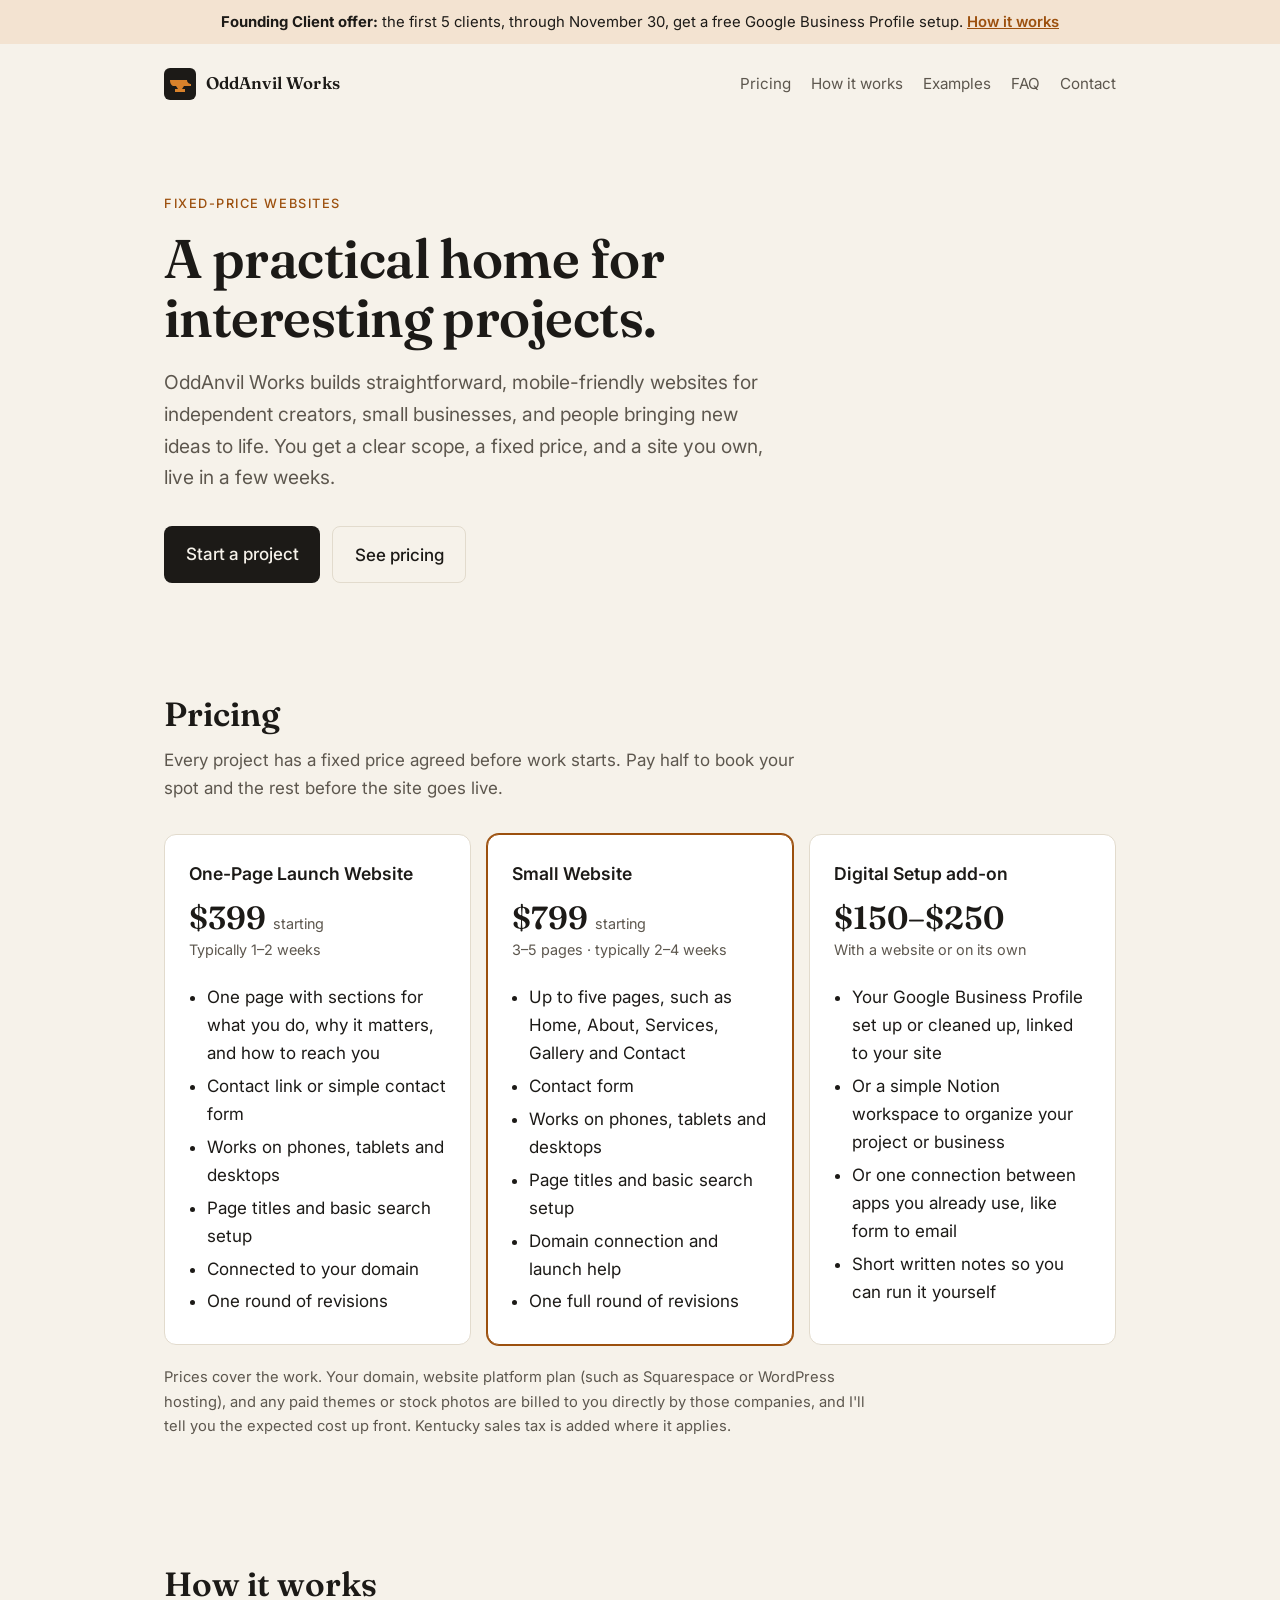
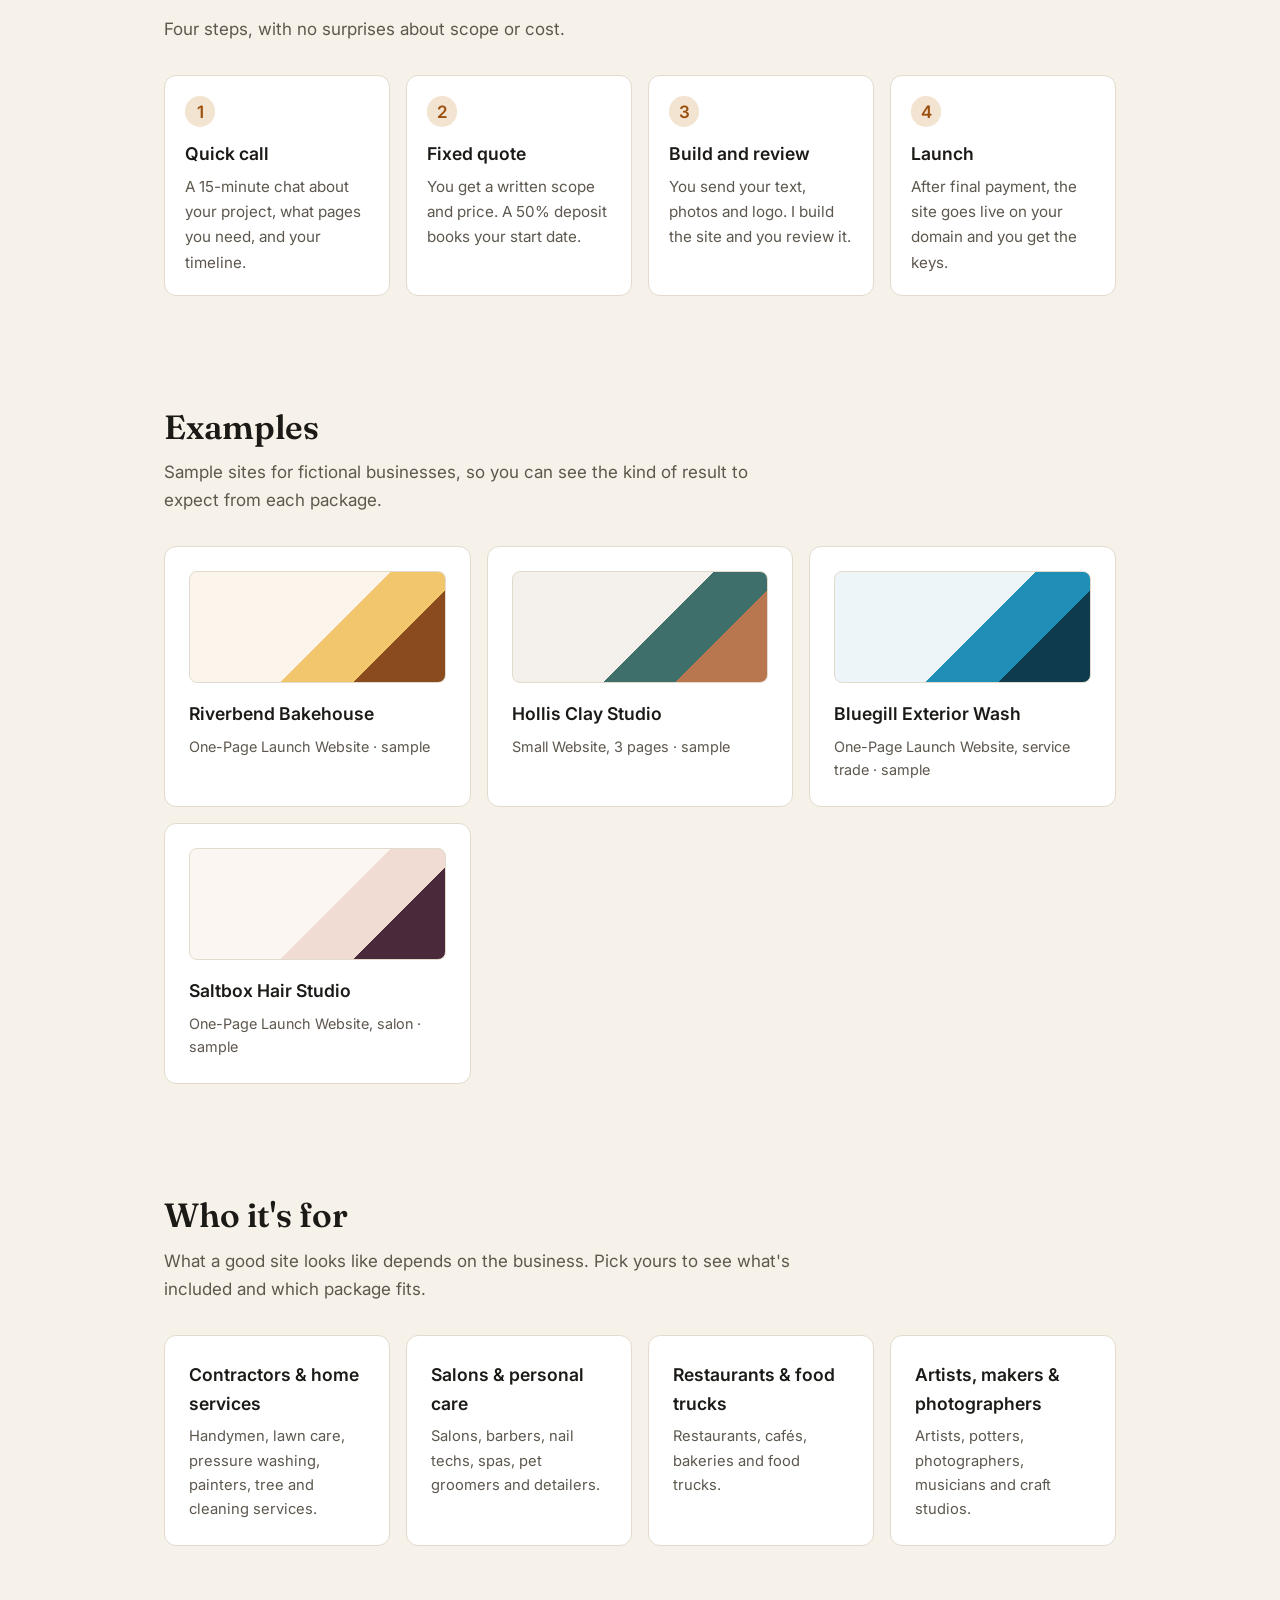
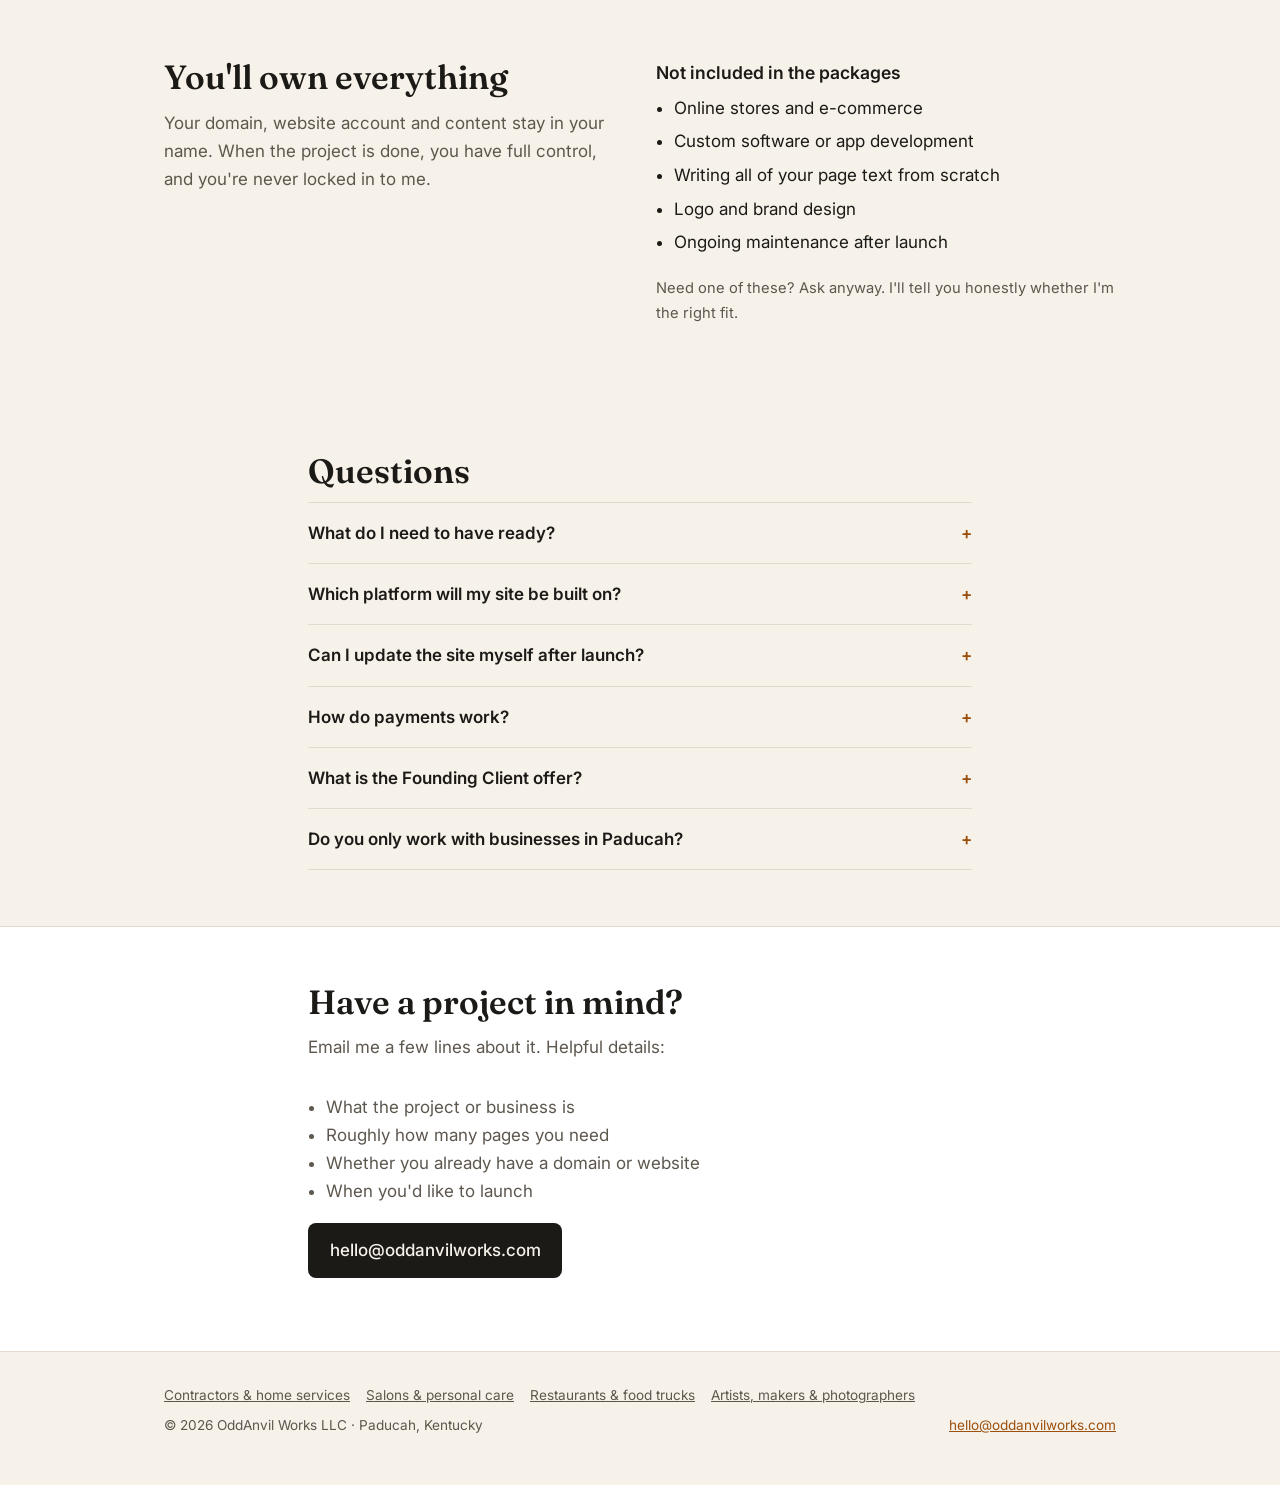
<file: index.html>
<!doctype html>
<html lang="en">
<head>
<meta charset="utf-8">
<meta name="viewport" content="width=device-width, initial-scale=1">
<title>OddAnvil Works: Fixed-price websites for creators and small businesses</title>
<meta name="description" content="Straightforward, mobile-friendly websites at fixed prices. One-page sites from $399, small 3–5 page sites from $799. Based in Paducah, Kentucky, working with clients anywhere.">
<link rel="canonical" href="https://oddanvilworks.com/">
<meta property="og:title" content="OddAnvil Works: Fixed-price websites">
<meta property="og:description" content="One-page sites from $399. Small 3–5 page sites from $799. Clear scope, fixed price, launched in weeks.">
<meta property="og:url" content="https://oddanvilworks.com/">
<meta property="og:type" content="website">
<meta property="og:image" content="https://oddanvilworks.com/og.png">
<meta property="og:image:width" content="1200">
<meta property="og:image:height" content="630">
<meta property="og:image:alt" content="OddAnvil Works: fixed-price websites. One-page from $399, 3–5 pages from $799.">
<meta name="twitter:card" content="summary_large_image">
<meta name="theme-color" content="#1c1a17">
<link rel="icon" href="/favicon.svg" type="image/svg+xml">
<link rel="icon" href="/favicon-32.png" sizes="32x32" type="image/png">
<link rel="apple-touch-icon" href="/apple-touch-icon.png">
<link rel="preconnect" href="https://fonts.googleapis.com">
<link rel="preconnect" href="https://fonts.gstatic.com" crossorigin>
<link href="https://fonts.googleapis.com/css2?family=Fraunces:opsz,wght@9..144,600&family=Inter:wght@400;500;600&display=swap" rel="stylesheet">
<script type="application/ld+json">
{
  "@context": "https://schema.org",
  "@type": "ProfessionalService",
  "name": "OddAnvil Works LLC",
  "url": "https://oddanvilworks.com/",
  "email": "hello@oddanvilworks.com",
  "description": "Fixed-price website design and setup for independent creators, small businesses and new projects.",
  "areaServed": "US",
  "address": {"@type": "PostalAddress", "addressLocality": "Paducah", "addressRegion": "KY", "addressCountry": "US"},
  "priceRange": "$399–$799",
  "makesOffer": [
    {"@type": "Offer", "name": "One-Page Launch Website", "price": "399", "priceCurrency": "USD"},
    {"@type": "Offer", "name": "Small Website (3–5 pages)", "price": "799", "priceCurrency": "USD"},
    {"@type": "Offer", "name": "Digital Setup add-on", "price": "150", "priceCurrency": "USD"}
  ]
}
</script>
<link rel="stylesheet" href="/assets/site.css">
</head>
<body>
  <div class="offer">
    <div class="wrap"><strong>Founding Client offer:</strong> the first 5 clients, through November 30, get a free Google Business Profile setup. <a href="#founding">How it works</a></div>
  </div>
  <header class="top">
    <div class="wrap">
      <a class="brand" href="#top" aria-label="OddAnvil Works home">
        <svg viewBox="0 0 64 64" aria-hidden="true"><rect width="64" height="64" rx="12" fill="currentColor"/><path d="M12 24h34c0 6 6 8 8 8v4H40l-4 6h6v6H22v-6h6l-4-6h-4c-4 0-8-4-8-12z" fill="#d9822b"/></svg>
        OddAnvil Works
      </a>
      <nav class="links" aria-label="Main">
        <a href="#pricing">Pricing</a>
        <a href="#process">How it works</a>
        <a href="#examples">Examples</a>
        <a href="#faq">FAQ</a>
        <a href="#contact">Contact</a>
      </nav>
    </div>
  </header>

  <main id="top">
    <section class="hero">
      <div class="wrap">
        <span class="eyebrow">Fixed-price websites</span>
        <h1>A practical home for interesting projects.</h1>
        <p class="lede">OddAnvil Works builds straightforward, mobile-friendly websites for independent creators, small businesses, and people bringing new ideas to life. You get a clear scope, a fixed price, and a site you own, live in a few weeks.</p>
        <div class="actions">
          <a class="button" href="#contact">Start a project</a>
          <a class="button secondary" href="#pricing">See pricing</a>
        </div>
      </div>
    </section>

    <section id="pricing">
      <div class="wrap">
        <h2>Pricing</h2>
        <p class="section-intro">Every project has a fixed price agreed before work starts. Pay half to book your spot and the rest before the site goes live.</p>
        <div class="cards">
          <article class="card">
            <h3>One-Page Launch Website</h3>
            <p class="price">$399 <small>starting</small></p>
            <p class="meta">Typically 1–2 weeks</p>
            <ul>
              <li>One page with sections for what you do, why it matters, and how to reach you</li>
              <li>Contact link or simple contact form</li>
              <li>Works on phones, tablets and desktops</li>
              <li>Page titles and basic search setup</li>
              <li>Connected to your domain</li>
              <li>One round of revisions</li>
            </ul>
          </article>
          <article class="card featured">
            <h3>Small Website</h3>
            <p class="price">$799 <small>starting</small></p>
            <p class="meta">3–5 pages · typically 2–4 weeks</p>
            <ul>
              <li>Up to five pages, such as Home, About, Services, Gallery and Contact</li>
              <li>Contact form</li>
              <li>Works on phones, tablets and desktops</li>
              <li>Page titles and basic search setup</li>
              <li>Domain connection and launch help</li>
              <li>One full round of revisions</li>
            </ul>
          </article>
          <article class="card">
            <h3>Digital Setup add-on</h3>
            <p class="price">$150–$250</p>
            <p class="meta">With a website or on its own</p>
            <ul>
              <li>Your Google Business Profile set up or cleaned up, linked to your site</li>
              <li>Or a simple Notion workspace to organize your project or business</li>
              <li>Or one connection between apps you already use, like form to email</li>
              <li>Short written notes so you can run it yourself</li>
            </ul>
          </article>
        </div>
        <p class="note">Prices cover the work. Your domain, website platform plan (such as Squarespace or WordPress hosting), and any paid themes or stock photos are billed to you directly by those companies, and I'll tell you the expected cost up front. Kentucky sales tax is added where it applies.</p>
      </div>
    </section>

    <section id="process">
      <div class="wrap">
        <h2>How it works</h2>
        <p class="section-intro">Four steps, with no surprises about scope or cost.</p>
        <ol class="steps">
          <li><h3>Quick call</h3><p>A 15-minute chat about your project, what pages you need, and your timeline.</p></li>
          <li><h3>Fixed quote</h3><p>You get a written scope and price. A 50% deposit books your start date.</p></li>
          <li><h3>Build and review</h3><p>You send your text, photos and logo. I build the site and you review it.</p></li>
          <li><h3>Launch</h3><p>After final payment, the site goes live on your domain and you get the keys.</p></li>
        </ol>
      </div>
    </section>

    <section id="examples">
      <div class="wrap">
        <h2>Examples</h2>
        <p class="section-intro">Sample sites for fictional businesses, so you can see the kind of result to expect from each package.</p>
        <div class="cards">
          <a class="card example" href="demos/riverbend-bakehouse/">
            <span class="swatch" style="background: linear-gradient(135deg, #fbf5ec 0 55%, #f2c66d 55% 75%, #8a4b1f 75%);"></span>
            <h3>Riverbend Bakehouse</h3>
            <p class="meta">One-Page Launch Website · sample</p>
          </a>
          <a class="card example" href="demos/hollis-clay/">
            <span class="swatch" style="background: linear-gradient(135deg, #f4f1ec 0 55%, #3f6f6a 55% 75%, #b9774f 75%);"></span>
            <h3>Hollis Clay Studio</h3>
            <p class="meta">Small Website, 3 pages · sample</p>
          </a>
          <a class="card example" href="demos/bluegill-exterior-wash/">
            <span class="swatch" style="background: linear-gradient(135deg, #eef5f8 0 55%, #1f8fb8 55% 75%, #0f3b4f 75%);"></span>
            <h3>Bluegill Exterior Wash</h3>
            <p class="meta">One-Page Launch Website, service trade · sample</p>
          </a>
          <a class="card example" href="demos/saltbox-hair-studio/">
            <span class="swatch" style="background: linear-gradient(135deg, #fbf6f2 0 55%, #f1dcd3 55% 75%, #4a2a3a 75%);"></span>
            <h3>Saltbox Hair Studio</h3>
            <p class="meta">One-Page Launch Website, salon · sample</p>
          </a>
        </div>
      </div>
    </section>

    <section id="who">
      <div class="wrap">
        <h2>Who it's for</h2>
        <p class="section-intro">What a good site looks like depends on the business. Pick yours to see what's included and which package fits.</p>
        <div class="niche-links">
          <a class="card" href="/websites-for-contractors/"><h3>Contractors & home services</h3><p>Handymen, lawn care, pressure washing, painters, tree and cleaning services.</p></a>
          <a class="card" href="/websites-for-salons/"><h3>Salons & personal care</h3><p>Salons, barbers, nail techs, spas, pet groomers and detailers.</p></a>
          <a class="card" href="/websites-for-restaurants/"><h3>Restaurants & food trucks</h3><p>Restaurants, cafés, bakeries and food trucks.</p></a>
          <a class="card" href="/websites-for-artists/"><h3>Artists, makers & photographers</h3><p>Artists, potters, photographers, musicians and craft studios.</p></a>
        </div>
      </div>
    </section>

    <section>
      <div class="wrap">
        <div class="two-col">
          <div>
            <h2>You'll own everything</h2>
            <p class="section-intro">Your domain, website account and content stay in your name. When the project is done, you have full control, and you're never locked in to me.</p>
          </div>
          <div>
            <h3>Not included in the packages</h3>
            <ul>
              <li>Online stores and e-commerce</li>
              <li>Custom software or app development</li>
              <li>Writing all of your page text from scratch</li>
              <li>Logo and brand design</li>
              <li>Ongoing maintenance after launch</li>
            </ul>
            <p class="note">Need one of these? Ask anyway. I'll tell you honestly whether I'm the right fit.</p>
          </div>
        </div>
      </div>
    </section>

    <section id="faq">
      <div class="wrap narrow">
        <h2>Questions</h2>
        <details>
          <summary>What do I need to have ready?</summary>
          <p>The text for your pages, any photos and your logo, plus access to your domain. If you don't have a domain yet, I'll help you pick and buy one in your name.</p>
        </details>
        <details>
          <summary>Which platform will my site be built on?</summary>
          <p>Usually Squarespace or WordPress. Both are established, easy to update yourself, and widely supported. We'll pick the one that fits how you want to manage the site.</p>
        </details>
        <details>
          <summary>Can I update the site myself after launch?</summary>
          <p>Yes. That's the point of using a standard platform. You'll get a short walkthrough at handoff, and bugs in my work are fixed free for 14 days after launch.</p>
        </details>
        <details>
          <summary>How do payments work?</summary>
          <p>50% when you book, 50% when the site is ready to launch. Invoices are sent online and can be paid by card. Extra work outside the agreed scope is quoted first, at $75 per hour.</p>
        </details>
        <details id="founding">
          <summary>What is the Founding Client offer?</summary>
          <p>The first 5 clients who book by November 30, 2026 pay the normal price and also get their Google Business Profile set up or cleaned up for free (normally part of the $150 Digital Setup). In return, I ask for a short testimonial, a Google review if you're happy, and permission to show your site under Examples.</p>
        </details>
        <details>
          <summary>Do you only work with businesses in Paducah?</summary>
          <p>No. I'm based in Paducah, Kentucky, and everything is done remotely, so I can work with you wherever you are.</p>
        </details>
      </div>
    </section>

    <section id="contact" class="contact">
      <div class="wrap narrow">
        <h2>Have a project in mind?</h2>
        <p class="section-intro">Email me a few lines about it. Helpful details:</p>
        <ul>
          <li>What the project or business is</li>
          <li>Roughly how many pages you need</li>
          <li>Whether you already have a domain or website</li>
          <li>When you'd like to launch</li>
        </ul>
        <p><a class="button" href="mailto:hello@oddanvilworks.com?subject=Website%20project">hello@oddanvilworks.com</a></p>
      </div>
    </section>
  </main>

  <footer>
    <div class="wrap">
      <nav aria-label="Who it's for">
        <a href="/websites-for-contractors/">Contractors & home services</a>
        <a href="/websites-for-salons/">Salons & personal care</a>
        <a href="/websites-for-restaurants/">Restaurants & food trucks</a>
        <a href="/websites-for-artists/">Artists, makers & photographers</a>
      </nav>
      <span>© 2026 OddAnvil Works LLC · Paducah, Kentucky</span>
      <a href="mailto:hello@oddanvilworks.com">hello@oddanvilworks.com</a>
    </div>
  </footer>
  <script>
    // Open an FAQ answer when a link points to it, e.g. #founding
    function openFromHash() { var d = document.getElementById(location.hash.slice(1)); if (d && d.tagName === "DETAILS") d.open = true; }
    addEventListener("hashchange", openFromHash); openFromHash();
  </script>
</body>
</html>
</file>
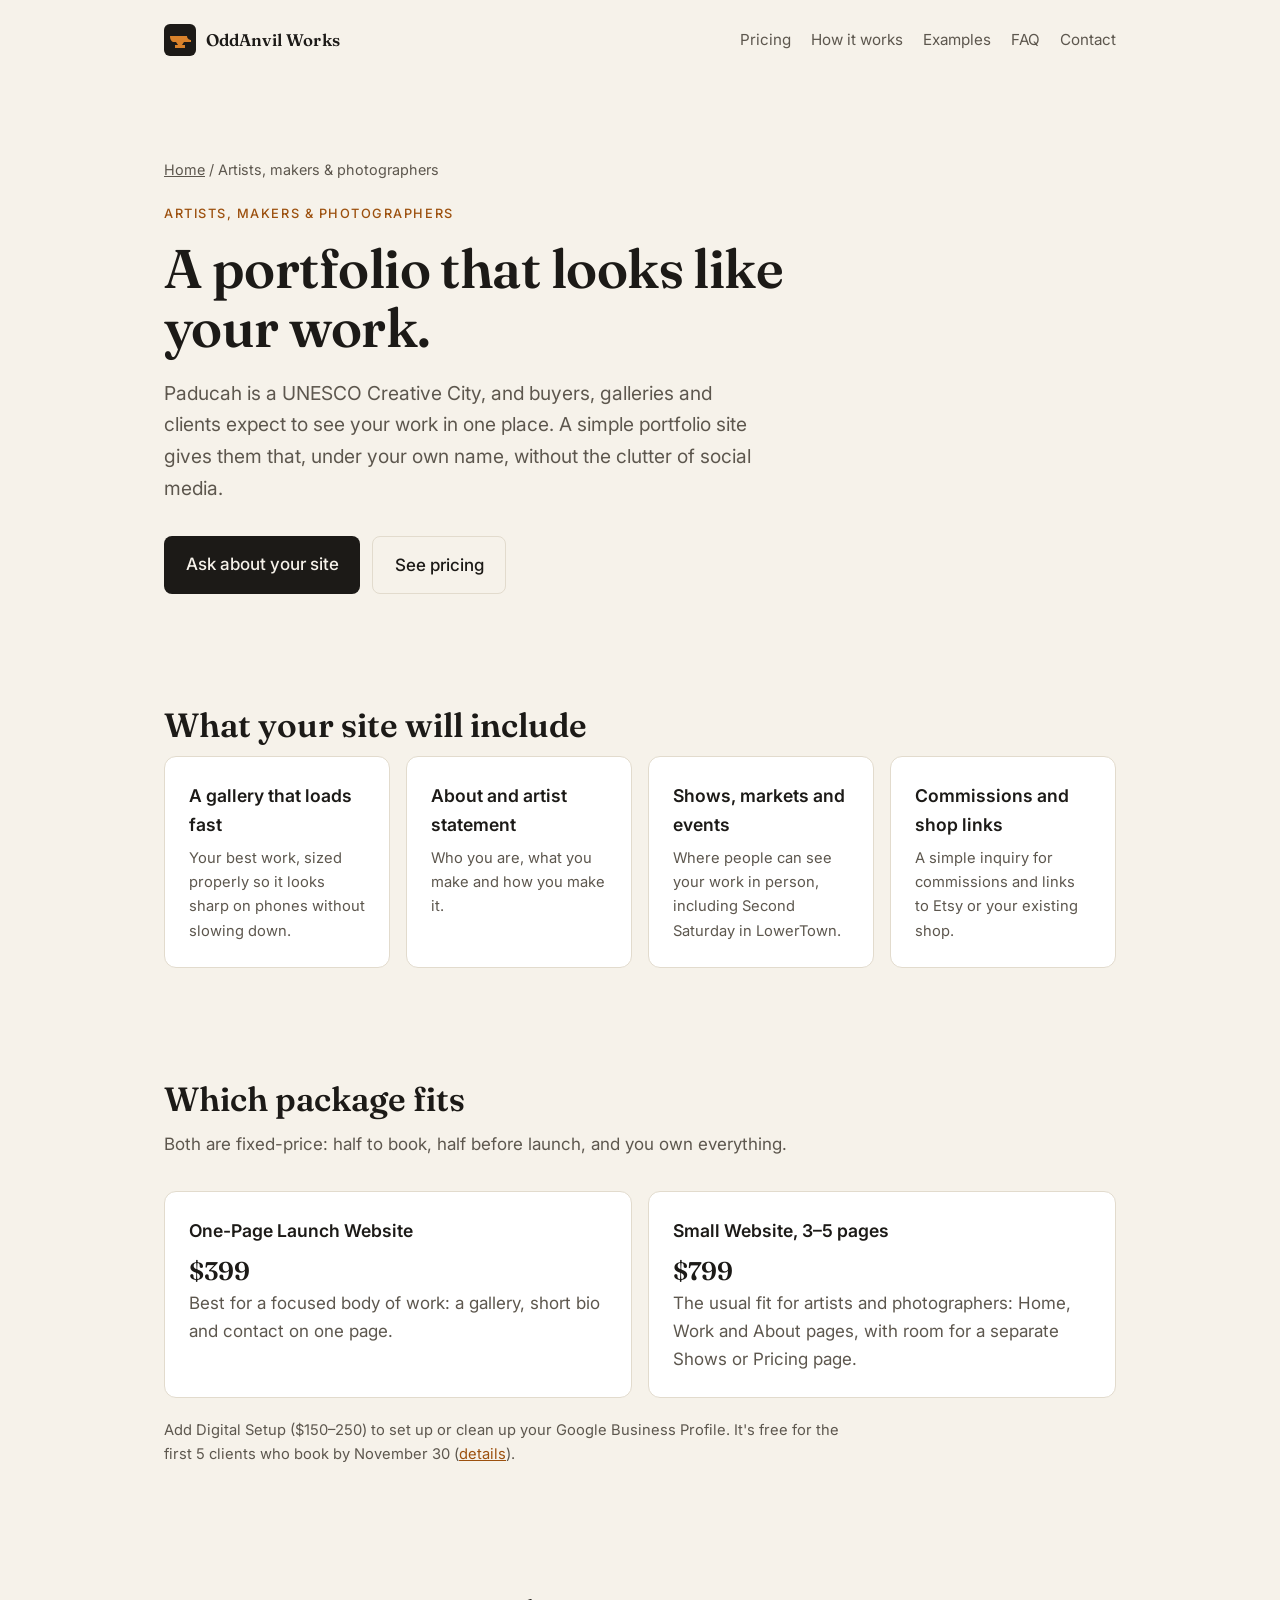
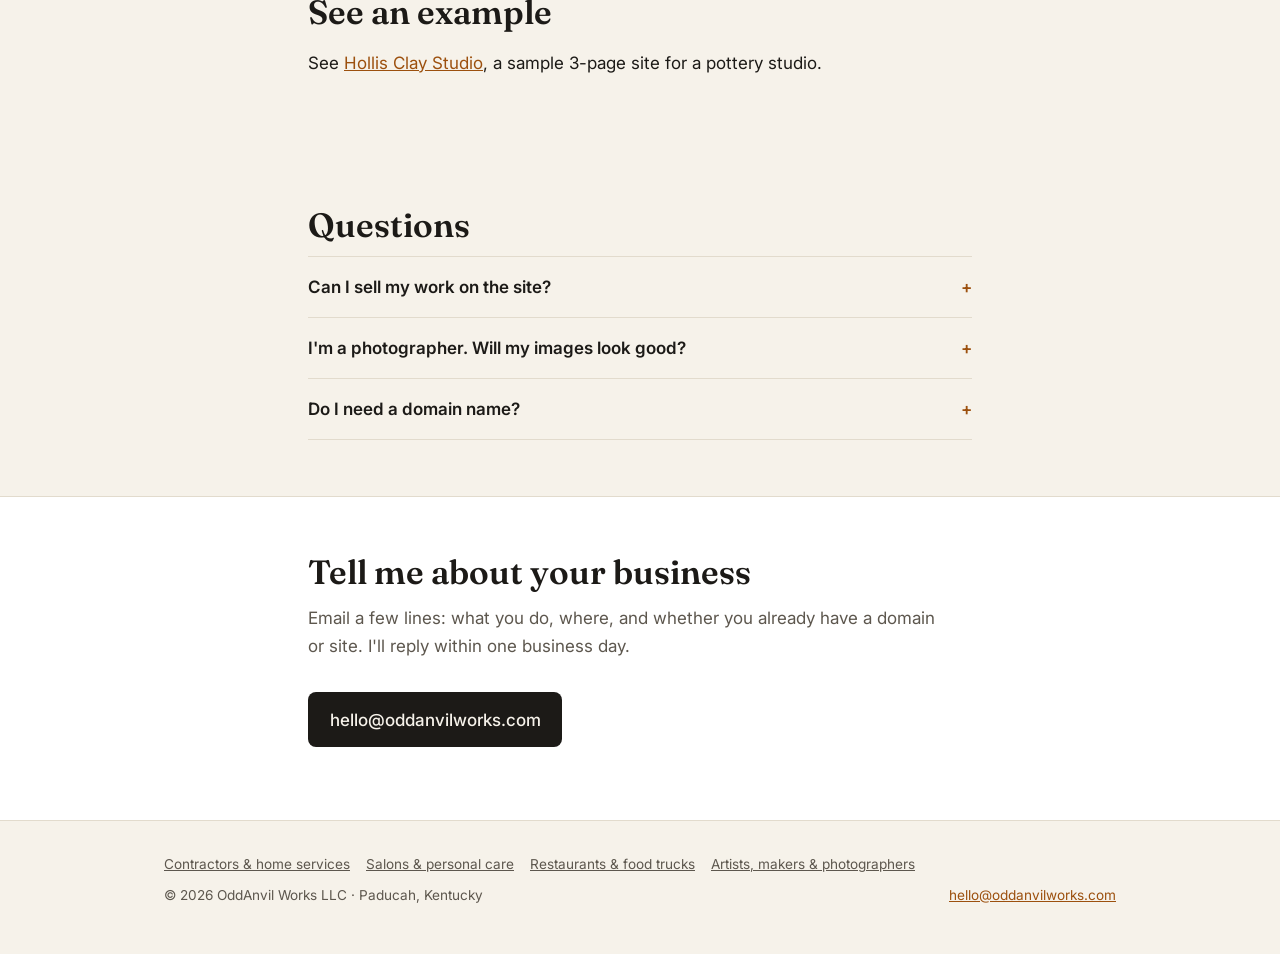
<file: websites-for-artists/index.html>
<!doctype html>
<html lang="en">
<head>
<meta charset="utf-8">
<meta name="viewport" content="width=device-width, initial-scale=1">
<title>Websites for Paducah artists, makers and photographers · OddAnvil Works</title>
<meta name="description" content="Fixed-price portfolio websites for artists, makers, photographers and craft studios in Paducah, a UNESCO Creative City. Gallery, about, shows and commission inquiries. 3-page sites from $799.">
<link rel="canonical" href="https://oddanvilworks.com/websites-for-artists/">
<meta property="og:title" content="Websites for Paducah artists, makers and photographers">
<meta property="og:description" content="Fixed-price portfolio websites for artists, makers, photographers and craft studios in Paducah, a UNESCO Creative City. Gallery, about, shows and commission inquiries. 3-page sites from $799.">
<meta property="og:url" content="https://oddanvilworks.com/websites-for-artists/">
<meta property="og:type" content="website">
<meta property="og:image" content="https://oddanvilworks.com/og.png">
<meta name="twitter:card" content="summary_large_image">
<meta name="theme-color" content="#1c1a17">
<link rel="icon" href="/favicon.svg" type="image/svg+xml">
<link rel="icon" href="/favicon-32.png" sizes="32x32" type="image/png">
<link rel="apple-touch-icon" href="/apple-touch-icon.png">
<link rel="preconnect" href="https://fonts.googleapis.com">
<link rel="preconnect" href="https://fonts.gstatic.com" crossorigin>
<link href="https://fonts.googleapis.com/css2?family=Fraunces:opsz,wght@9..144,600&family=Inter:wght@400;500;600&display=swap" rel="stylesheet">
<link rel="stylesheet" href="/assets/site.css">
<script type="application/ld+json">
{"@context": "https://schema.org", "@type": "Service", "name": "Websites for Paducah artists, makers and photographers", "provider": {"@type": "ProfessionalService", "name": "OddAnvil Works LLC", "url": "https://oddanvilworks.com/"}, "areaServed": {"@type": "City", "name": "Paducah, KY"}, "offers": [{"@type": "Offer", "name": "One-Page Launch Website", "price": "399", "priceCurrency": "USD"}, {"@type": "Offer", "name": "Small Website (3–5 pages)", "price": "799", "priceCurrency": "USD"}]}
</script>
</head>
<body>
  <header class="top">
    <div class="wrap">
      <a class="brand" href="/" aria-label="OddAnvil Works home">
        <svg viewBox="0 0 64 64" aria-hidden="true"><rect width="64" height="64" rx="12" fill="currentColor"/><path d="M12 24h34c0 6 6 8 8 8v4H40l-4 6h6v6H22v-6h6l-4-6h-4c-4 0-8-4-8-12z" fill="#d9822b"/></svg>
        OddAnvil Works
      </a>
      <nav class="links" aria-label="Main">
        <a href="/#pricing">Pricing</a>
        <a href="/#process">How it works</a>
        <a href="/#examples">Examples</a>
        <a href="/#faq">FAQ</a>
        <a href="/#contact">Contact</a>
      </nav>
    </div>
  </header>

  <main>
    <section class="hero">
      <div class="wrap">
        <p class="crumbs"><a href="/">Home</a> / Artists, makers & photographers</p>
        <span class="eyebrow">Artists, makers & photographers</span>
        <h1>A portfolio that looks like your work.</h1>
        <p class="lede">Paducah is a UNESCO Creative City, and buyers, galleries and clients expect to see your work in one place. A simple portfolio site gives them that, under your own name, without the clutter of social media.</p>
        <div class="actions">
          <a class="button" href="mailto:hello@oddanvilworks.com?subject=Website%20for%20my%20business%20(Artists,%20makers%20and%20photographers)">Ask about your site</a>
          <a class="button secondary" href="/#pricing">See pricing</a>
        </div>
      </div>
    </section>

    <section>
      <div class="wrap">
        <h2>What your site will include</h2>
        <div class="niche-links">
          <div class="card"><h3>A gallery that loads fast</h3><p class="meta" style="margin:0">Your best work, sized properly so it looks sharp on phones without slowing down.</p></div>
          <div class="card"><h3>About and artist statement</h3><p class="meta" style="margin:0">Who you are, what you make and how you make it.</p></div>
          <div class="card"><h3>Shows, markets and events</h3><p class="meta" style="margin:0">Where people can see your work in person, including Second Saturday in LowerTown.</p></div>
          <div class="card"><h3>Commissions and shop links</h3><p class="meta" style="margin:0">A simple inquiry for commissions and links to Etsy or your existing shop.</p></div>
        </div>
      </div>
    </section>

    <section>
      <div class="wrap">
        <h2>Which package fits</h2>
        <p class="section-intro">Both are fixed-price: half to book, half before launch, and you own everything.</p>
        <div class="fit">
          <div class="card"><h3>One-Page Launch Website</h3><div class="price">$399</div><p>Best for a focused body of work: a gallery, short bio and contact on one page.</p></div>
          <div class="card"><h3>Small Website, 3–5 pages</h3><div class="price">$799</div><p>The usual fit for artists and photographers: Home, Work and About pages, with room for a separate Shows or Pricing page.</p></div>
        </div>
        <p class="note">Add Digital Setup ($150–250) to set up or clean up your Google Business Profile. It's free for the first 5 clients who book by November 30 (<a href="/#founding">details</a>).</p>
      </div>
    </section>

    <section>
      <div class="wrap narrow">
        <h2>See an example</h2>
        <p>See <a href="/demos/hollis-clay/">Hollis Clay Studio</a>, a sample 3-page site for a pottery studio.</p>
      </div>
    </section>

    <section>
      <div class="wrap narrow">
        <h2>Questions</h2>
        <details>
          <summary>Can I sell my work on the site?</summary>
          <p>We can link to your Etsy, Big Cartel or Square shop. A full online store isn't part of the packages, but I can quote one separately.</p>
        </details>
        <details>
          <summary>I'm a photographer. Will my images look good?</summary>
          <p>Yes. Galleries are set up to show large, sharp images that still load quickly on phones.</p>
        </details>
        <details>
          <summary>Do I need a domain name?</summary>
          <p>It helps. If you don't have one, I'll help you choose and buy one in your name during setup.</p>
        </details>
      </div>
    </section>

    <section class="contact">
      <div class="wrap narrow">
        <h2>Tell me about your business</h2>
        <p class="section-intro">Email a few lines: what you do, where, and whether you already have a domain or site. I'll reply within one business day.</p>
        <p><a class="button" href="mailto:hello@oddanvilworks.com?subject=Website%20for%20my%20business%20(Artists,%20makers%20and%20photographers)">hello@oddanvilworks.com</a></p>
      </div>
    </section>
  </main>
  <footer>
    <div class="wrap">
      <nav aria-label="Who it's for">
        <a href="/websites-for-contractors/">Contractors & home services</a>
        <a href="/websites-for-salons/">Salons & personal care</a>
        <a href="/websites-for-restaurants/">Restaurants & food trucks</a>
        <a href="/websites-for-artists/">Artists, makers & photographers</a>
      </nav>
      <span>© 2026 OddAnvil Works LLC · Paducah, Kentucky</span>
      <a href="mailto:hello@oddanvilworks.com">hello@oddanvilworks.com</a>
    </div>
  </footer>
</body>
</html>
</file>
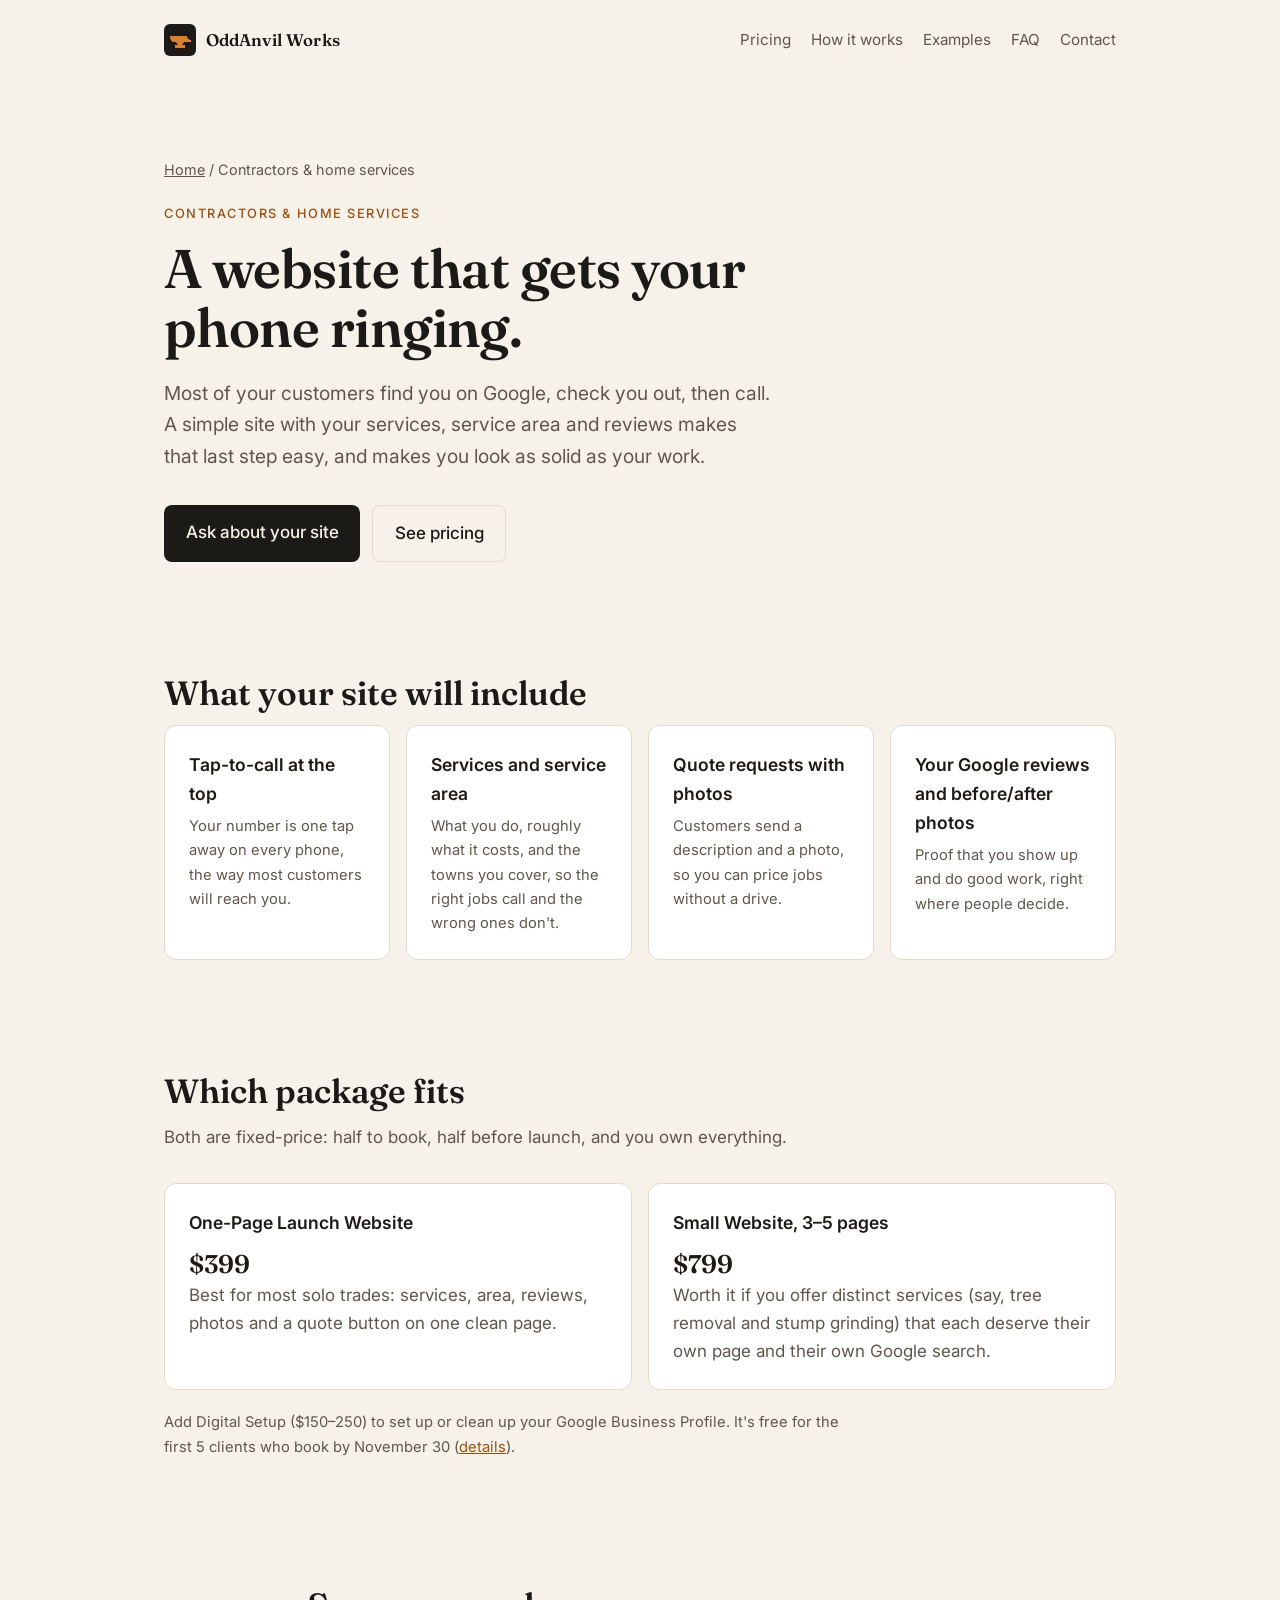
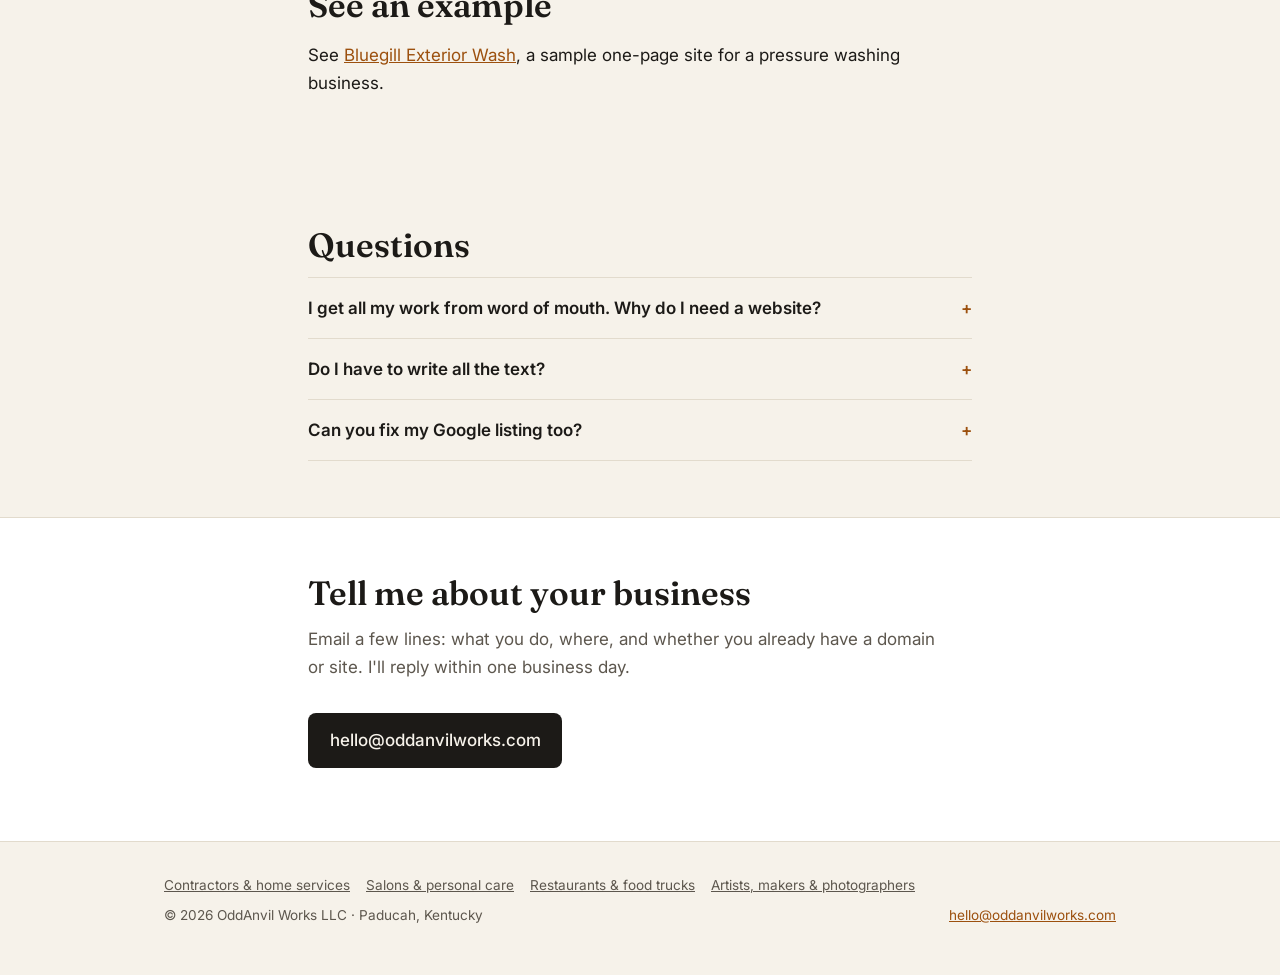
<file: websites-for-contractors/index.html>
<!doctype html>
<html lang="en">
<head>
<meta charset="utf-8">
<meta name="viewport" content="width=device-width, initial-scale=1">
<title>Websites for Paducah contractors and home-service businesses · OddAnvil Works</title>
<meta name="description" content="Fixed-price websites for handymen, lawn care, pressure washing, painters, tree services and cleaners in Paducah and western Kentucky. One-page sites from $399.">
<link rel="canonical" href="https://oddanvilworks.com/websites-for-contractors/">
<meta property="og:title" content="Websites for Paducah contractors and home-service businesses">
<meta property="og:description" content="Fixed-price websites for handymen, lawn care, pressure washing, painters, tree services and cleaners in Paducah and western Kentucky. One-page sites from $399.">
<meta property="og:url" content="https://oddanvilworks.com/websites-for-contractors/">
<meta property="og:type" content="website">
<meta property="og:image" content="https://oddanvilworks.com/og.png">
<meta name="twitter:card" content="summary_large_image">
<meta name="theme-color" content="#1c1a17">
<link rel="icon" href="/favicon.svg" type="image/svg+xml">
<link rel="icon" href="/favicon-32.png" sizes="32x32" type="image/png">
<link rel="apple-touch-icon" href="/apple-touch-icon.png">
<link rel="preconnect" href="https://fonts.googleapis.com">
<link rel="preconnect" href="https://fonts.gstatic.com" crossorigin>
<link href="https://fonts.googleapis.com/css2?family=Fraunces:opsz,wght@9..144,600&family=Inter:wght@400;500;600&display=swap" rel="stylesheet">
<link rel="stylesheet" href="/assets/site.css">
<script type="application/ld+json">
{"@context": "https://schema.org", "@type": "Service", "name": "Websites for Paducah contractors and home-service businesses", "provider": {"@type": "ProfessionalService", "name": "OddAnvil Works LLC", "url": "https://oddanvilworks.com/"}, "areaServed": {"@type": "City", "name": "Paducah, KY"}, "offers": [{"@type": "Offer", "name": "One-Page Launch Website", "price": "399", "priceCurrency": "USD"}, {"@type": "Offer", "name": "Small Website (3–5 pages)", "price": "799", "priceCurrency": "USD"}]}
</script>
</head>
<body>
  <header class="top">
    <div class="wrap">
      <a class="brand" href="/" aria-label="OddAnvil Works home">
        <svg viewBox="0 0 64 64" aria-hidden="true"><rect width="64" height="64" rx="12" fill="currentColor"/><path d="M12 24h34c0 6 6 8 8 8v4H40l-4 6h6v6H22v-6h6l-4-6h-4c-4 0-8-4-8-12z" fill="#d9822b"/></svg>
        OddAnvil Works
      </a>
      <nav class="links" aria-label="Main">
        <a href="/#pricing">Pricing</a>
        <a href="/#process">How it works</a>
        <a href="/#examples">Examples</a>
        <a href="/#faq">FAQ</a>
        <a href="/#contact">Contact</a>
      </nav>
    </div>
  </header>

  <main>
    <section class="hero">
      <div class="wrap">
        <p class="crumbs"><a href="/">Home</a> / Contractors & home services</p>
        <span class="eyebrow">Contractors & home services</span>
        <h1>A website that gets your phone ringing.</h1>
        <p class="lede">Most of your customers find you on Google, check you out, then call. A simple site with your services, service area and reviews makes that last step easy, and makes you look as solid as your work.</p>
        <div class="actions">
          <a class="button" href="mailto:hello@oddanvilworks.com?subject=Website%20for%20my%20business%20(Contractors%20and%20home%20services)">Ask about your site</a>
          <a class="button secondary" href="/#pricing">See pricing</a>
        </div>
      </div>
    </section>

    <section>
      <div class="wrap">
        <h2>What your site will include</h2>
        <div class="niche-links">
          <div class="card"><h3>Tap-to-call at the top</h3><p class="meta" style="margin:0">Your number is one tap away on every phone, the way most customers will reach you.</p></div>
          <div class="card"><h3>Services and service area</h3><p class="meta" style="margin:0">What you do, roughly what it costs, and the towns you cover, so the right jobs call and the wrong ones don't.</p></div>
          <div class="card"><h3>Quote requests with photos</h3><p class="meta" style="margin:0">Customers send a description and a photo, so you can price jobs without a drive.</p></div>
          <div class="card"><h3>Your Google reviews and before/after photos</h3><p class="meta" style="margin:0">Proof that you show up and do good work, right where people decide.</p></div>
        </div>
      </div>
    </section>

    <section>
      <div class="wrap">
        <h2>Which package fits</h2>
        <p class="section-intro">Both are fixed-price: half to book, half before launch, and you own everything.</p>
        <div class="fit">
          <div class="card"><h3>One-Page Launch Website</h3><div class="price">$399</div><p>Best for most solo trades: services, area, reviews, photos and a quote button on one clean page.</p></div>
          <div class="card"><h3>Small Website, 3–5 pages</h3><div class="price">$799</div><p>Worth it if you offer distinct services (say, tree removal and stump grinding) that each deserve their own page and their own Google search.</p></div>
        </div>
        <p class="note">Add Digital Setup ($150–250) to set up or clean up your Google Business Profile. It's free for the first 5 clients who book by November 30 (<a href="/#founding">details</a>).</p>
      </div>
    </section>

    <section>
      <div class="wrap narrow">
        <h2>See an example</h2>
        <p>See <a href="/demos/bluegill-exterior-wash/">Bluegill Exterior Wash</a>, a sample one-page site for a pressure washing business.</p>
      </div>
    </section>

    <section>
      <div class="wrap narrow">
        <h2>Questions</h2>
        <details>
          <summary>I get all my work from word of mouth. Why do I need a website?</summary>
          <p>Because people who hear your name still look you up before they call. A site with your phone number, services and reviews confirms you're the real deal, and it gives your Google listing somewhere to point.</p>
        </details>
        <details>
          <summary>Do I have to write all the text?</summary>
          <p>No. You fill in a short questionnaire (services, towns, a few lines about you) and send photos. I shape that into the page. Full copywriting from scratch isn't part of the packages, but most trades don't need it.</p>
        </details>
        <details>
          <summary>Can you fix my Google listing too?</summary>
          <p>Yes. That's part of the Digital Setup add-on ($150–250), and it's free for the first 5 clients who book by November 30.</p>
        </details>
      </div>
    </section>

    <section class="contact">
      <div class="wrap narrow">
        <h2>Tell me about your business</h2>
        <p class="section-intro">Email a few lines: what you do, where, and whether you already have a domain or site. I'll reply within one business day.</p>
        <p><a class="button" href="mailto:hello@oddanvilworks.com?subject=Website%20for%20my%20business%20(Contractors%20and%20home%20services)">hello@oddanvilworks.com</a></p>
      </div>
    </section>
  </main>
  <footer>
    <div class="wrap">
      <nav aria-label="Who it's for">
        <a href="/websites-for-contractors/">Contractors & home services</a>
        <a href="/websites-for-salons/">Salons & personal care</a>
        <a href="/websites-for-restaurants/">Restaurants & food trucks</a>
        <a href="/websites-for-artists/">Artists, makers & photographers</a>
      </nav>
      <span>© 2026 OddAnvil Works LLC · Paducah, Kentucky</span>
      <a href="mailto:hello@oddanvilworks.com">hello@oddanvilworks.com</a>
    </div>
  </footer>
</body>
</html>
</file>
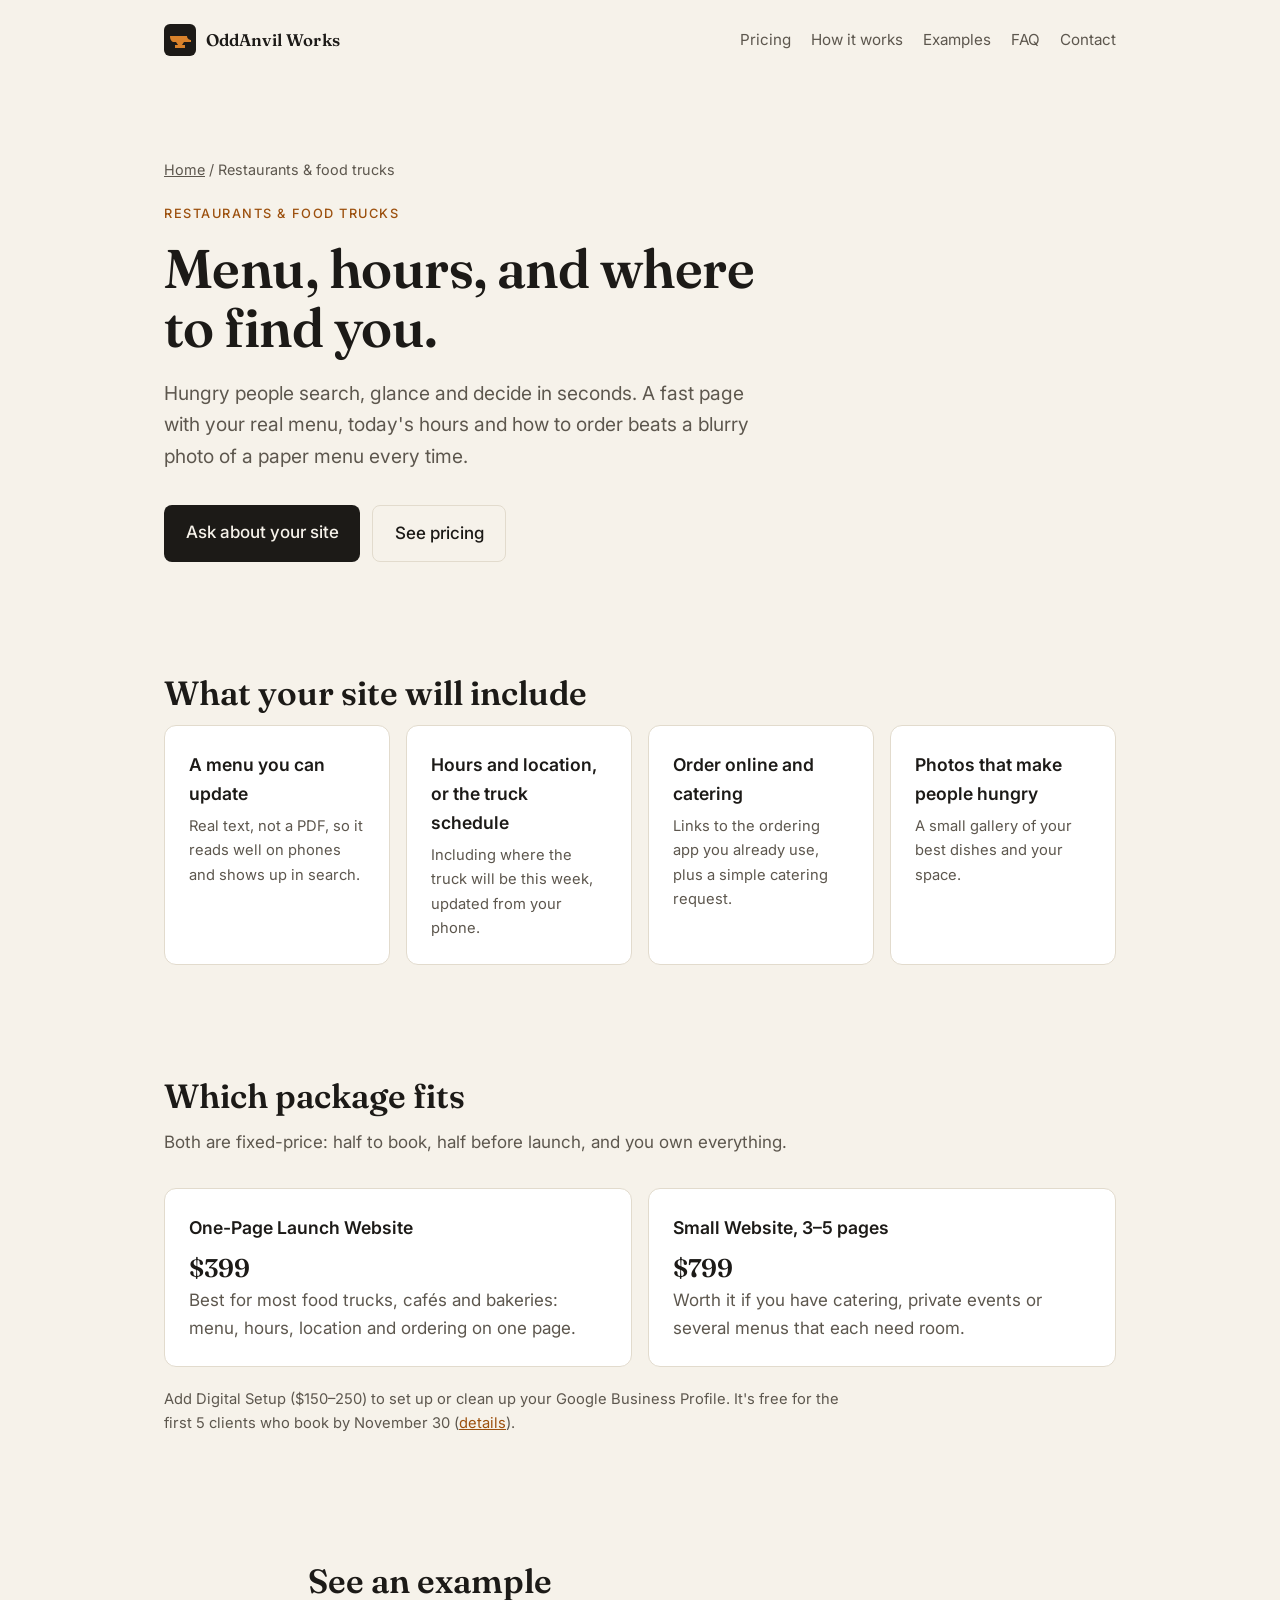
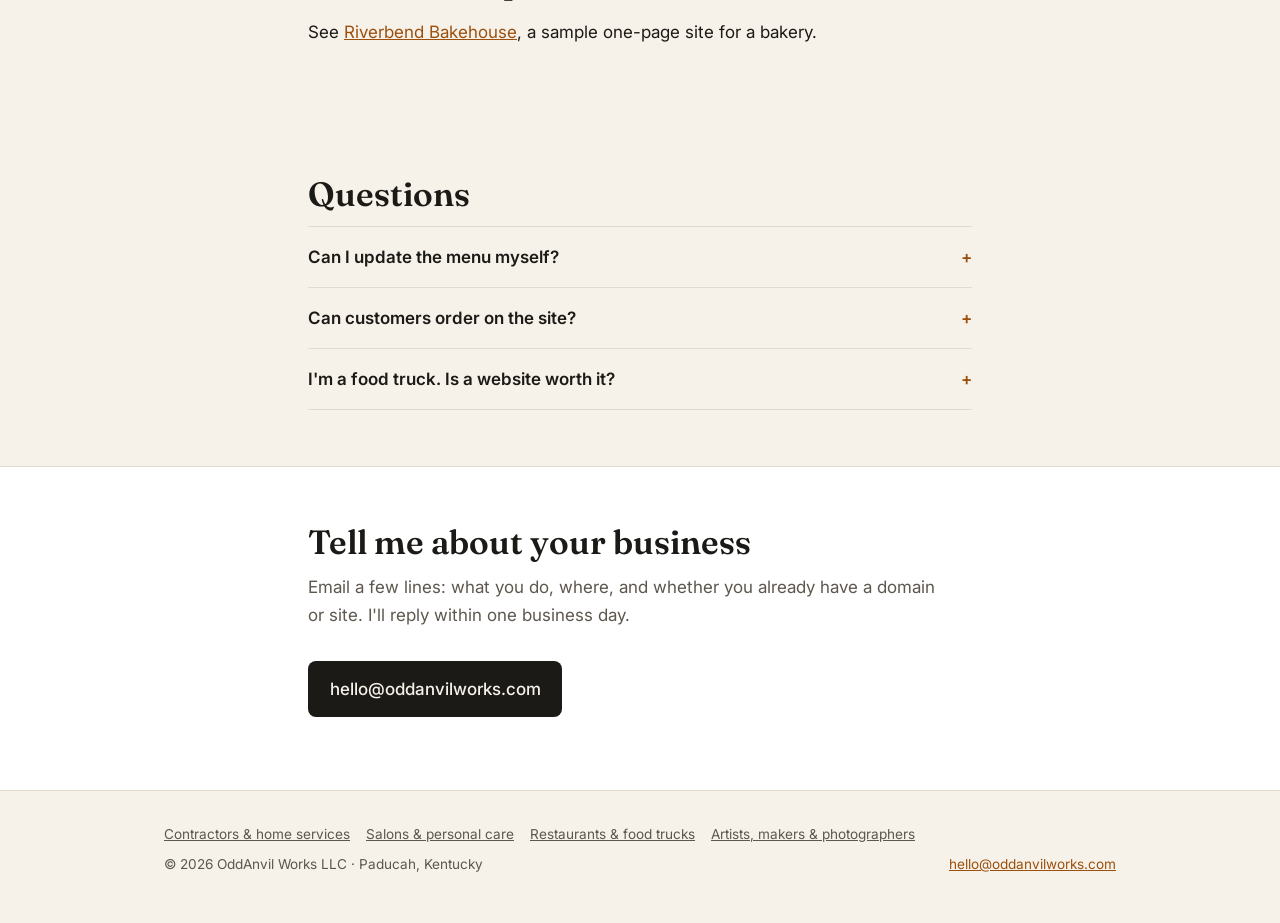
<file: websites-for-restaurants/index.html>
<!doctype html>
<html lang="en">
<head>
<meta charset="utf-8">
<meta name="viewport" content="width=device-width, initial-scale=1">
<title>Websites for Paducah restaurants, cafés, bakeries and food trucks · OddAnvil Works</title>
<meta name="description" content="Fixed-price websites for Paducah restaurants, cafés, bakeries and food trucks: a menu you can update, hours, location or truck schedule, and links to online ordering. One-page sites from $399.">
<link rel="canonical" href="https://oddanvilworks.com/websites-for-restaurants/">
<meta property="og:title" content="Websites for Paducah restaurants, cafés, bakeries and food trucks">
<meta property="og:description" content="Fixed-price websites for Paducah restaurants, cafés, bakeries and food trucks: a menu you can update, hours, location or truck schedule, and links to online ordering. One-page sites from $399.">
<meta property="og:url" content="https://oddanvilworks.com/websites-for-restaurants/">
<meta property="og:type" content="website">
<meta property="og:image" content="https://oddanvilworks.com/og.png">
<meta name="twitter:card" content="summary_large_image">
<meta name="theme-color" content="#1c1a17">
<link rel="icon" href="/favicon.svg" type="image/svg+xml">
<link rel="icon" href="/favicon-32.png" sizes="32x32" type="image/png">
<link rel="apple-touch-icon" href="/apple-touch-icon.png">
<link rel="preconnect" href="https://fonts.googleapis.com">
<link rel="preconnect" href="https://fonts.gstatic.com" crossorigin>
<link href="https://fonts.googleapis.com/css2?family=Fraunces:opsz,wght@9..144,600&family=Inter:wght@400;500;600&display=swap" rel="stylesheet">
<link rel="stylesheet" href="/assets/site.css">
<script type="application/ld+json">
{"@context": "https://schema.org", "@type": "Service", "name": "Websites for Paducah restaurants, cafés, bakeries and food trucks", "provider": {"@type": "ProfessionalService", "name": "OddAnvil Works LLC", "url": "https://oddanvilworks.com/"}, "areaServed": {"@type": "City", "name": "Paducah, KY"}, "offers": [{"@type": "Offer", "name": "One-Page Launch Website", "price": "399", "priceCurrency": "USD"}, {"@type": "Offer", "name": "Small Website (3–5 pages)", "price": "799", "priceCurrency": "USD"}]}
</script>
</head>
<body>
  <header class="top">
    <div class="wrap">
      <a class="brand" href="/" aria-label="OddAnvil Works home">
        <svg viewBox="0 0 64 64" aria-hidden="true"><rect width="64" height="64" rx="12" fill="currentColor"/><path d="M12 24h34c0 6 6 8 8 8v4H40l-4 6h6v6H22v-6h6l-4-6h-4c-4 0-8-4-8-12z" fill="#d9822b"/></svg>
        OddAnvil Works
      </a>
      <nav class="links" aria-label="Main">
        <a href="/#pricing">Pricing</a>
        <a href="/#process">How it works</a>
        <a href="/#examples">Examples</a>
        <a href="/#faq">FAQ</a>
        <a href="/#contact">Contact</a>
      </nav>
    </div>
  </header>

  <main>
    <section class="hero">
      <div class="wrap">
        <p class="crumbs"><a href="/">Home</a> / Restaurants & food trucks</p>
        <span class="eyebrow">Restaurants & food trucks</span>
        <h1>Menu, hours, and where to find you.</h1>
        <p class="lede">Hungry people search, glance and decide in seconds. A fast page with your real menu, today's hours and how to order beats a blurry photo of a paper menu every time.</p>
        <div class="actions">
          <a class="button" href="mailto:hello@oddanvilworks.com?subject=Website%20for%20my%20business%20(Restaurants%20and%20food%20trucks)">Ask about your site</a>
          <a class="button secondary" href="/#pricing">See pricing</a>
        </div>
      </div>
    </section>

    <section>
      <div class="wrap">
        <h2>What your site will include</h2>
        <div class="niche-links">
          <div class="card"><h3>A menu you can update</h3><p class="meta" style="margin:0">Real text, not a PDF, so it reads well on phones and shows up in search.</p></div>
          <div class="card"><h3>Hours and location, or the truck schedule</h3><p class="meta" style="margin:0">Including where the truck will be this week, updated from your phone.</p></div>
          <div class="card"><h3>Order online and catering</h3><p class="meta" style="margin:0">Links to the ordering app you already use, plus a simple catering request.</p></div>
          <div class="card"><h3>Photos that make people hungry</h3><p class="meta" style="margin:0">A small gallery of your best dishes and your space.</p></div>
        </div>
      </div>
    </section>

    <section>
      <div class="wrap">
        <h2>Which package fits</h2>
        <p class="section-intro">Both are fixed-price: half to book, half before launch, and you own everything.</p>
        <div class="fit">
          <div class="card"><h3>One-Page Launch Website</h3><div class="price">$399</div><p>Best for most food trucks, cafés and bakeries: menu, hours, location and ordering on one page.</p></div>
          <div class="card"><h3>Small Website, 3–5 pages</h3><div class="price">$799</div><p>Worth it if you have catering, private events or several menus that each need room.</p></div>
        </div>
        <p class="note">Add Digital Setup ($150–250) to set up or clean up your Google Business Profile. It's free for the first 5 clients who book by November 30 (<a href="/#founding">details</a>).</p>
      </div>
    </section>

    <section>
      <div class="wrap narrow">
        <h2>See an example</h2>
        <p>See <a href="/demos/riverbend-bakehouse/">Riverbend Bakehouse</a>, a sample one-page site for a bakery.</p>
      </div>
    </section>

    <section>
      <div class="wrap narrow">
        <h2>Questions</h2>
        <details>
          <summary>Can I update the menu myself?</summary>
          <p>Yes. You'll get a short walkthrough at handoff, and changing a price or a special takes a minute.</p>
        </details>
        <details>
          <summary>Can customers order on the site?</summary>
          <p>The site links to your existing ordering (Square, Toast, DoorDash and so on). Building a full online store isn't part of the packages, but I'm happy to quote it.</p>
        </details>
        <details>
          <summary>I'm a food truck. Is a website worth it?</summary>
          <p>Yes, if people ever ask where you are today. A schedule section you update from your phone answers that once, for everyone.</p>
        </details>
      </div>
    </section>

    <section class="contact">
      <div class="wrap narrow">
        <h2>Tell me about your business</h2>
        <p class="section-intro">Email a few lines: what you do, where, and whether you already have a domain or site. I'll reply within one business day.</p>
        <p><a class="button" href="mailto:hello@oddanvilworks.com?subject=Website%20for%20my%20business%20(Restaurants%20and%20food%20trucks)">hello@oddanvilworks.com</a></p>
      </div>
    </section>
  </main>
  <footer>
    <div class="wrap">
      <nav aria-label="Who it's for">
        <a href="/websites-for-contractors/">Contractors & home services</a>
        <a href="/websites-for-salons/">Salons & personal care</a>
        <a href="/websites-for-restaurants/">Restaurants & food trucks</a>
        <a href="/websites-for-artists/">Artists, makers & photographers</a>
      </nav>
      <span>© 2026 OddAnvil Works LLC · Paducah, Kentucky</span>
      <a href="mailto:hello@oddanvilworks.com">hello@oddanvilworks.com</a>
    </div>
  </footer>
</body>
</html>
</file>
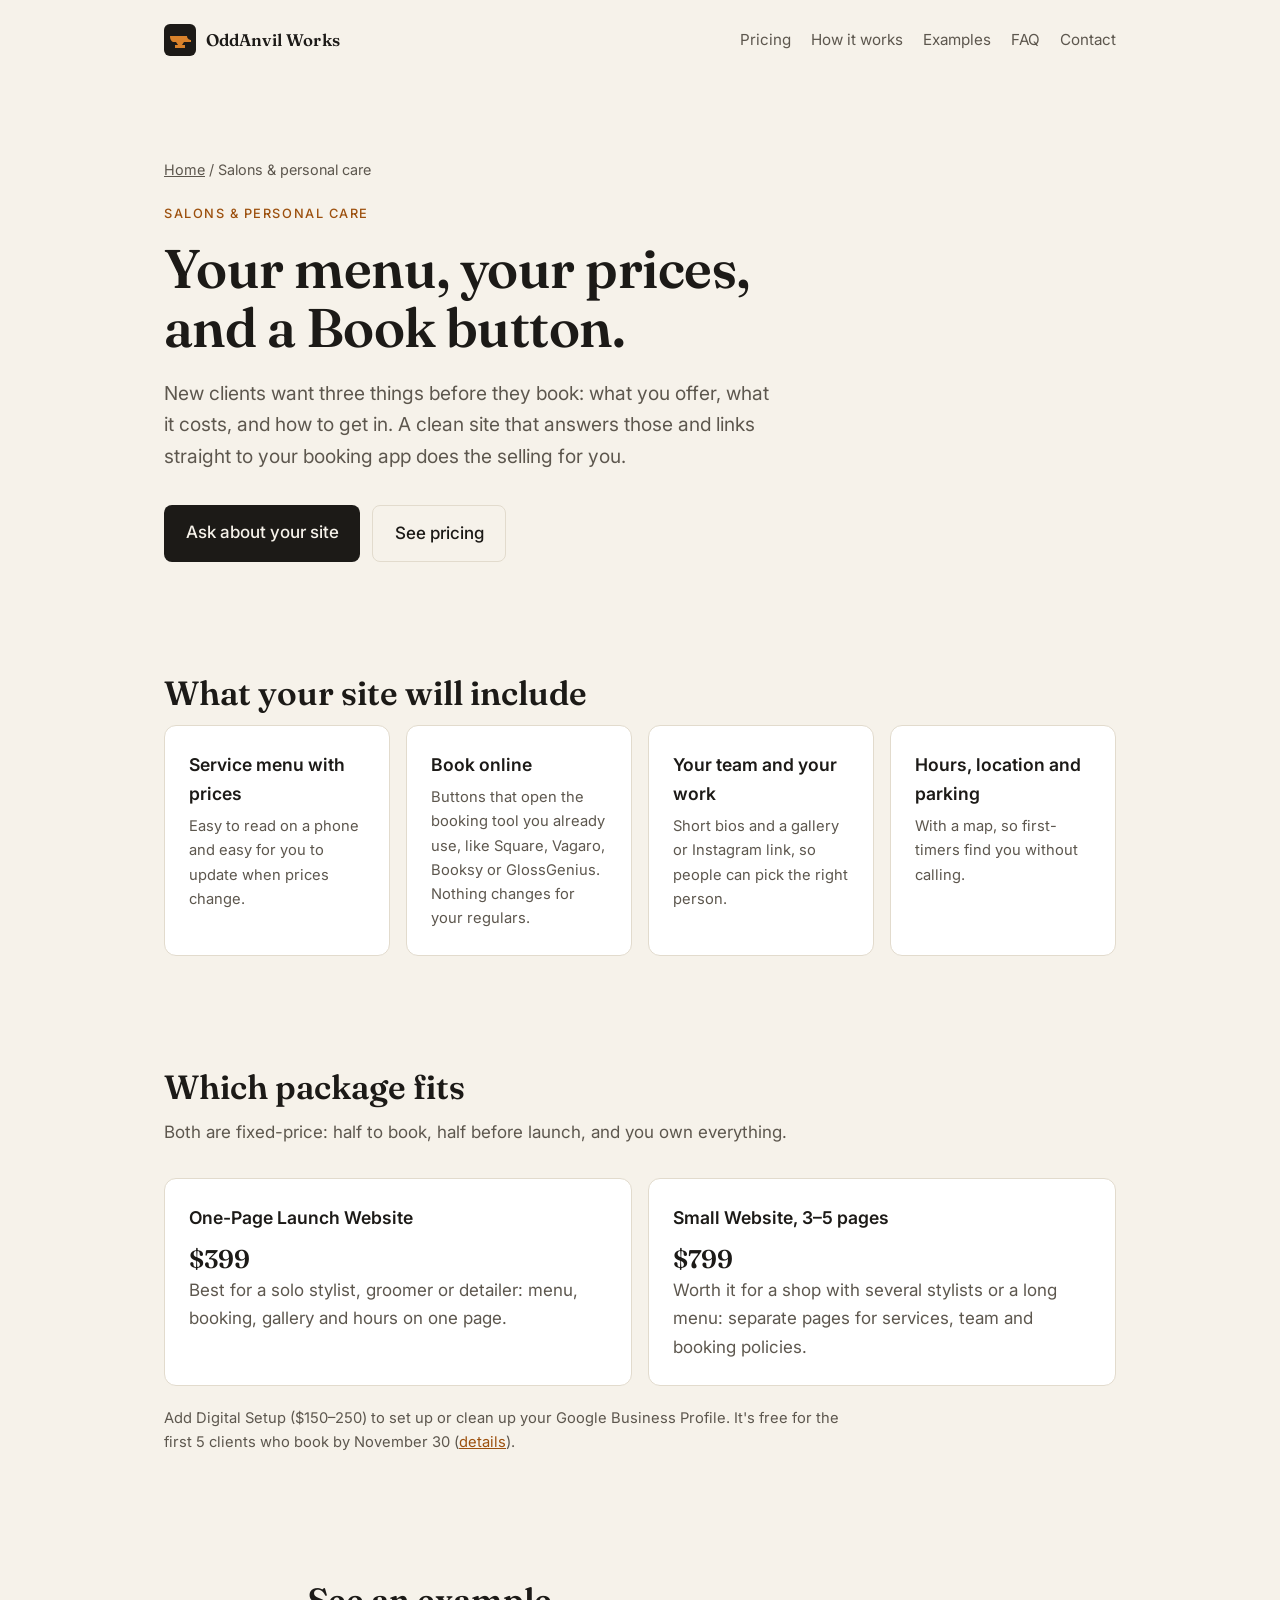
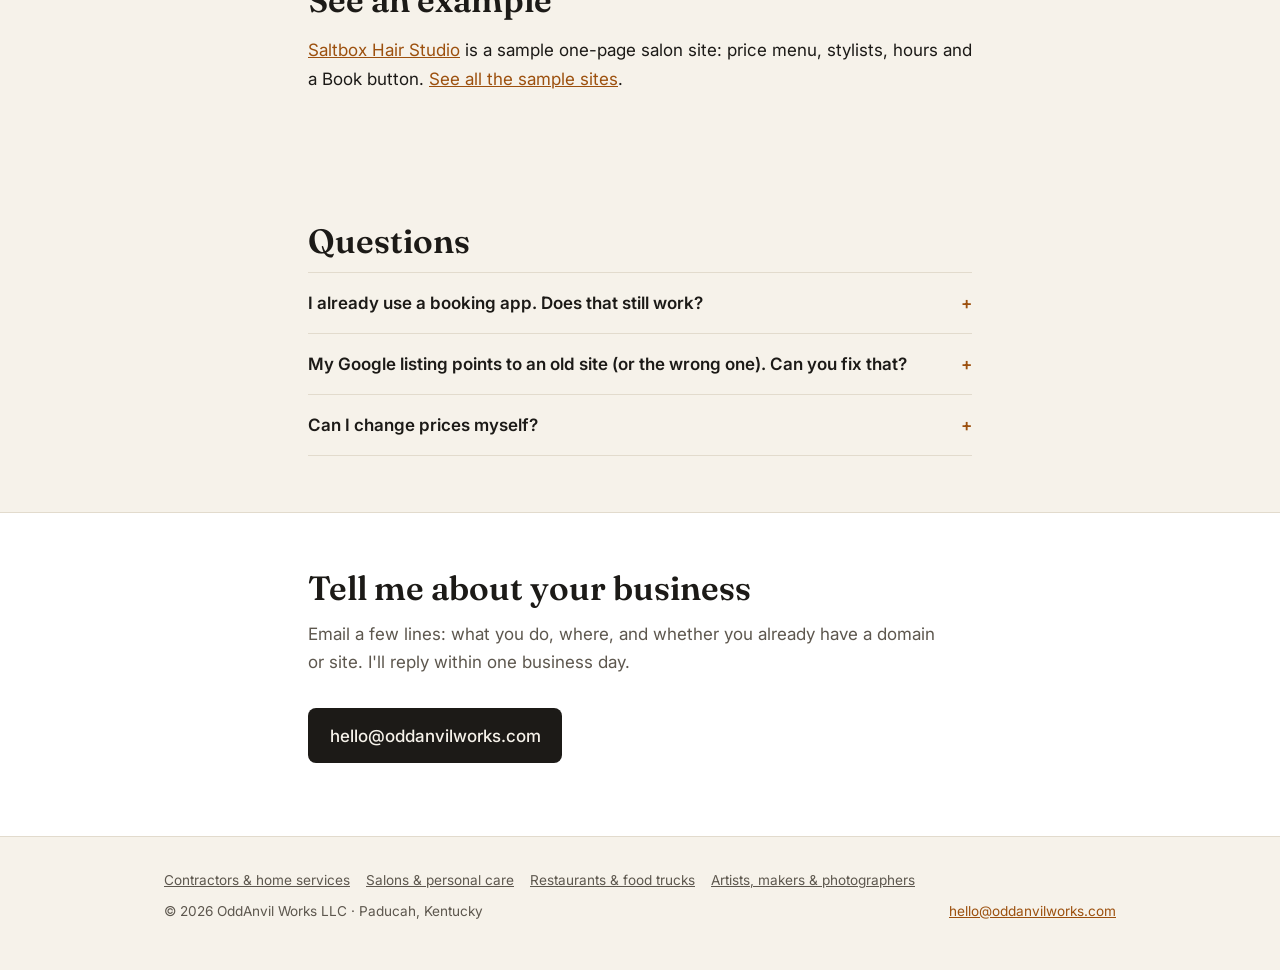
<file: websites-for-salons/index.html>
<!doctype html>
<html lang="en">
<head>
<meta charset="utf-8">
<meta name="viewport" content="width=device-width, initial-scale=1">
<title>Websites for Paducah salons, barbers, spas and groomers · OddAnvil Works</title>
<meta name="description" content="Fixed-price websites for salons, barbers, nail techs, spas, pet groomers and auto detailers in Paducah, KY. Service menu, prices and a Book button linked to the booking app you already use.">
<link rel="canonical" href="https://oddanvilworks.com/websites-for-salons/">
<meta property="og:title" content="Websites for Paducah salons, barbers, spas and groomers">
<meta property="og:description" content="Fixed-price websites for salons, barbers, nail techs, spas, pet groomers and auto detailers in Paducah, KY. Service menu, prices and a Book button linked to the booking app you already use.">
<meta property="og:url" content="https://oddanvilworks.com/websites-for-salons/">
<meta property="og:type" content="website">
<meta property="og:image" content="https://oddanvilworks.com/og.png">
<meta name="twitter:card" content="summary_large_image">
<meta name="theme-color" content="#1c1a17">
<link rel="icon" href="/favicon.svg" type="image/svg+xml">
<link rel="icon" href="/favicon-32.png" sizes="32x32" type="image/png">
<link rel="apple-touch-icon" href="/apple-touch-icon.png">
<link rel="preconnect" href="https://fonts.googleapis.com">
<link rel="preconnect" href="https://fonts.gstatic.com" crossorigin>
<link href="https://fonts.googleapis.com/css2?family=Fraunces:opsz,wght@9..144,600&family=Inter:wght@400;500;600&display=swap" rel="stylesheet">
<link rel="stylesheet" href="/assets/site.css">
<script type="application/ld+json">
{"@context": "https://schema.org", "@type": "Service", "name": "Websites for Paducah salons, barbers, spas and groomers", "provider": {"@type": "ProfessionalService", "name": "OddAnvil Works LLC", "url": "https://oddanvilworks.com/"}, "areaServed": {"@type": "City", "name": "Paducah, KY"}, "offers": [{"@type": "Offer", "name": "One-Page Launch Website", "price": "399", "priceCurrency": "USD"}, {"@type": "Offer", "name": "Small Website (3–5 pages)", "price": "799", "priceCurrency": "USD"}]}
</script>
</head>
<body>
  <header class="top">
    <div class="wrap">
      <a class="brand" href="/" aria-label="OddAnvil Works home">
        <svg viewBox="0 0 64 64" aria-hidden="true"><rect width="64" height="64" rx="12" fill="currentColor"/><path d="M12 24h34c0 6 6 8 8 8v4H40l-4 6h6v6H22v-6h6l-4-6h-4c-4 0-8-4-8-12z" fill="#d9822b"/></svg>
        OddAnvil Works
      </a>
      <nav class="links" aria-label="Main">
        <a href="/#pricing">Pricing</a>
        <a href="/#process">How it works</a>
        <a href="/#examples">Examples</a>
        <a href="/#faq">FAQ</a>
        <a href="/#contact">Contact</a>
      </nav>
    </div>
  </header>

  <main>
    <section class="hero">
      <div class="wrap">
        <p class="crumbs"><a href="/">Home</a> / Salons & personal care</p>
        <span class="eyebrow">Salons & personal care</span>
        <h1>Your menu, your prices, and a Book button.</h1>
        <p class="lede">New clients want three things before they book: what you offer, what it costs, and how to get in. A clean site that answers those and links straight to your booking app does the selling for you.</p>
        <div class="actions">
          <a class="button" href="mailto:hello@oddanvilworks.com?subject=Website%20for%20my%20business%20(Salons%20and%20personal%20care)">Ask about your site</a>
          <a class="button secondary" href="/#pricing">See pricing</a>
        </div>
      </div>
    </section>

    <section>
      <div class="wrap">
        <h2>What your site will include</h2>
        <div class="niche-links">
          <div class="card"><h3>Service menu with prices</h3><p class="meta" style="margin:0">Easy to read on a phone and easy for you to update when prices change.</p></div>
          <div class="card"><h3>Book online</h3><p class="meta" style="margin:0">Buttons that open the booking tool you already use, like Square, Vagaro, Booksy or GlossGenius. Nothing changes for your regulars.</p></div>
          <div class="card"><h3>Your team and your work</h3><p class="meta" style="margin:0">Short bios and a gallery or Instagram link, so people can pick the right person.</p></div>
          <div class="card"><h3>Hours, location and parking</h3><p class="meta" style="margin:0">With a map, so first-timers find you without calling.</p></div>
        </div>
      </div>
    </section>

    <section>
      <div class="wrap">
        <h2>Which package fits</h2>
        <p class="section-intro">Both are fixed-price: half to book, half before launch, and you own everything.</p>
        <div class="fit">
          <div class="card"><h3>One-Page Launch Website</h3><div class="price">$399</div><p>Best for a solo stylist, groomer or detailer: menu, booking, gallery and hours on one page.</p></div>
          <div class="card"><h3>Small Website, 3–5 pages</h3><div class="price">$799</div><p>Worth it for a shop with several stylists or a long menu: separate pages for services, team and booking policies.</p></div>
        </div>
        <p class="note">Add Digital Setup ($150–250) to set up or clean up your Google Business Profile. It's free for the first 5 clients who book by November 30 (<a href="/#founding">details</a>).</p>
      </div>
    </section>

    <section>
      <div class="wrap narrow">
        <h2>See an example</h2>
        <p><a href="/demos/saltbox-hair-studio/">Saltbox Hair Studio</a> is a sample one-page salon site: price menu, stylists, hours and a Book button. <a href="/#examples">See all the sample sites</a>.</p>
      </div>
    </section>

    <section>
      <div class="wrap narrow">
        <h2>Questions</h2>
        <details>
          <summary>I already use a booking app. Does that still work?</summary>
          <p>Yes. The site links to your existing booking page, so your calendar, reminders and deposits stay exactly as they are.</p>
        </details>
        <details>
          <summary>My Google listing points to an old site (or the wrong one). Can you fix that?</summary>
          <p>Yes. Updating your Google Business Profile is part of the Digital Setup add-on, and it's free for the first 5 clients who book by November 30.</p>
        </details>
        <details>
          <summary>Can I change prices myself?</summary>
          <p>Yes. Sites are built on Squarespace or WordPress, and you'll get a short walkthrough so you can edit your menu any time.</p>
        </details>
      </div>
    </section>

    <section class="contact">
      <div class="wrap narrow">
        <h2>Tell me about your business</h2>
        <p class="section-intro">Email a few lines: what you do, where, and whether you already have a domain or site. I'll reply within one business day.</p>
        <p><a class="button" href="mailto:hello@oddanvilworks.com?subject=Website%20for%20my%20business%20(Salons%20and%20personal%20care)">hello@oddanvilworks.com</a></p>
      </div>
    </section>
  </main>
  <footer>
    <div class="wrap">
      <nav aria-label="Who it's for">
        <a href="/websites-for-contractors/">Contractors & home services</a>
        <a href="/websites-for-salons/">Salons & personal care</a>
        <a href="/websites-for-restaurants/">Restaurants & food trucks</a>
        <a href="/websites-for-artists/">Artists, makers & photographers</a>
      </nav>
      <span>© 2026 OddAnvil Works LLC · Paducah, Kentucky</span>
      <a href="mailto:hello@oddanvilworks.com">hello@oddanvilworks.com</a>
    </div>
  </footer>
</body>
</html>
</file>
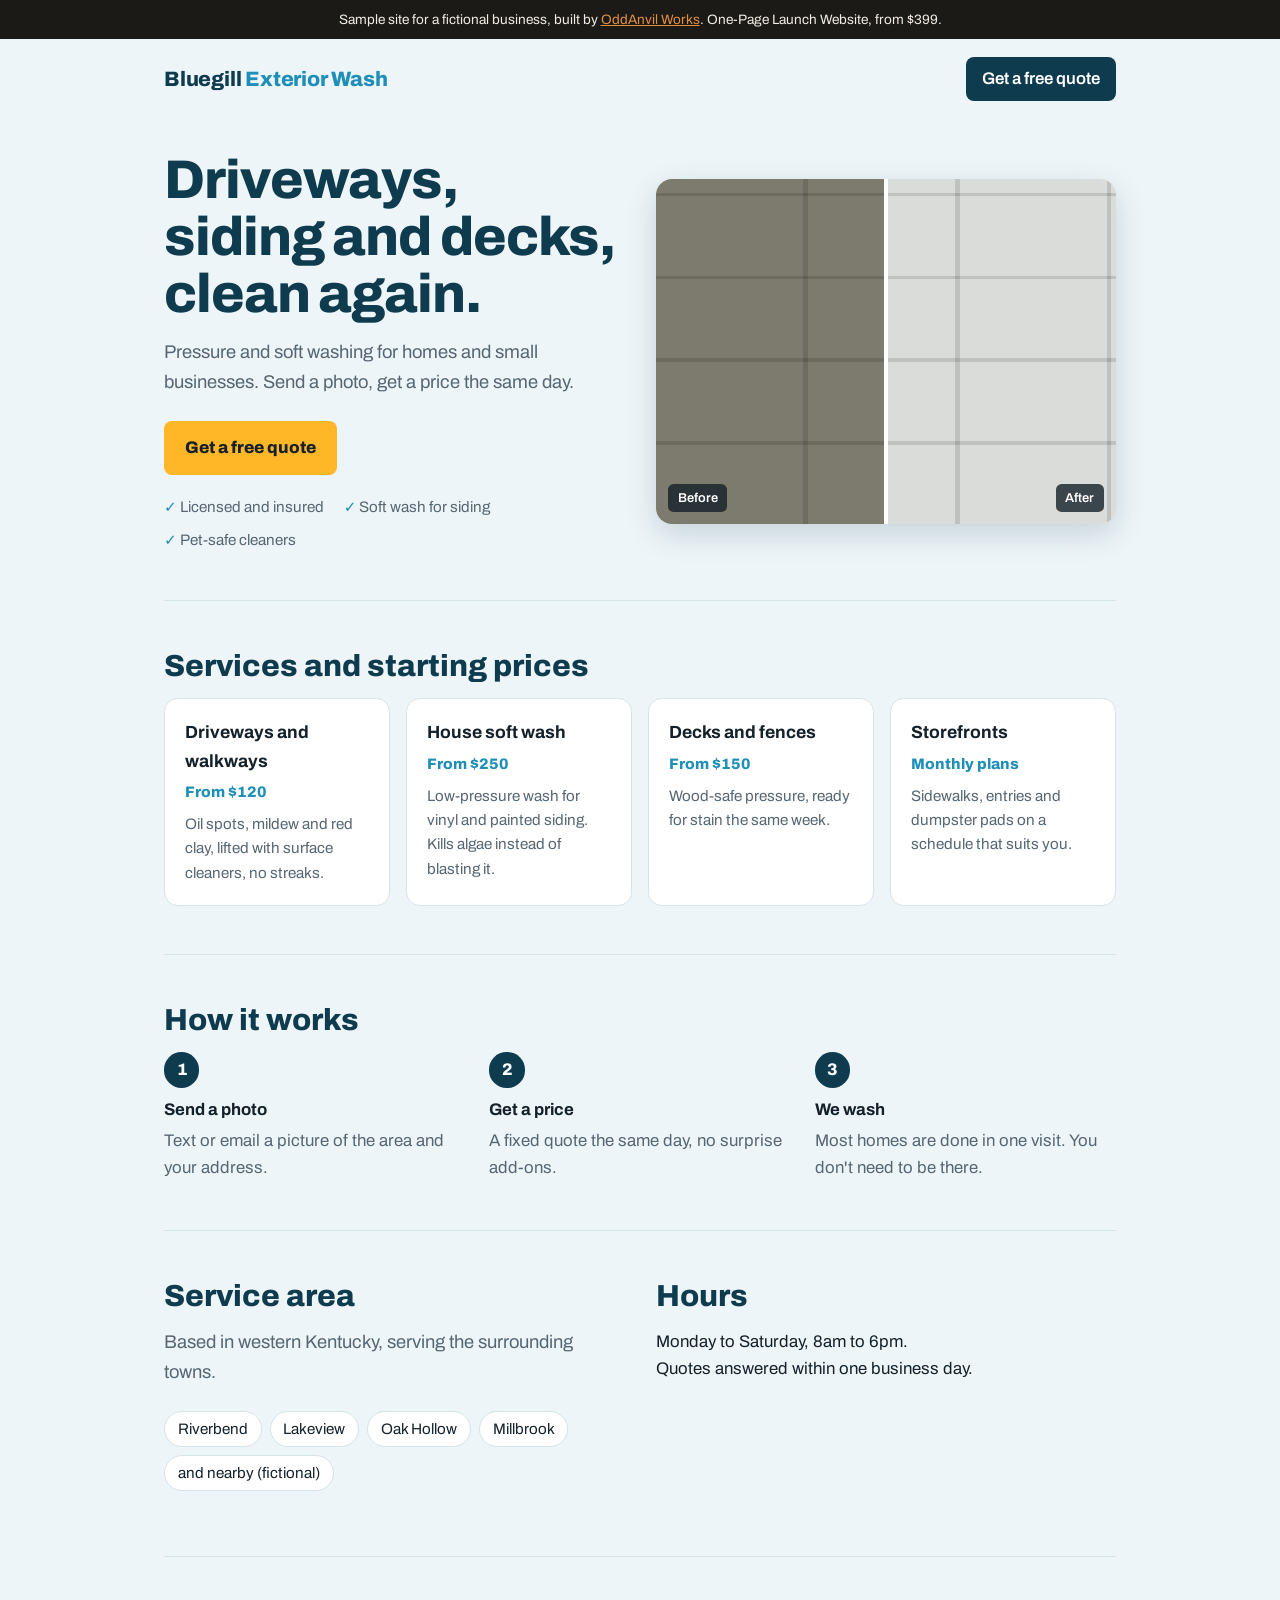
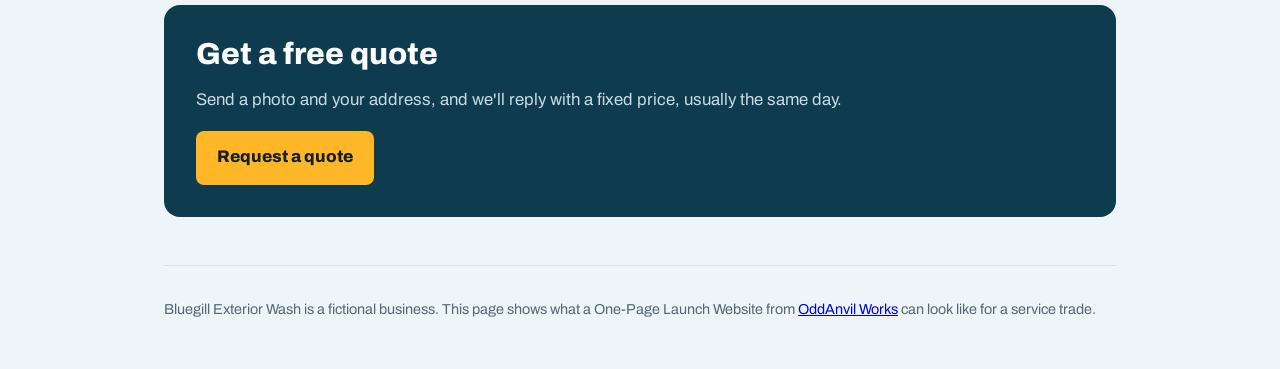
<file: demos/bluegill-exterior-wash/index.html>
<!doctype html>
<html lang="en">
<head>
<meta charset="utf-8">
<meta name="viewport" content="width=device-width, initial-scale=1">
<title>Bluegill Exterior Wash (sample site) · OddAnvil Works</title>
<meta name="robots" content="noindex">
<meta name="description" content="A sample one-page website for a fictional pressure washing business, built by OddAnvil Works.">
<link rel="preconnect" href="https://fonts.googleapis.com">
<link rel="preconnect" href="https://fonts.gstatic.com" crossorigin>
<link href="https://fonts.googleapis.com/css2?family=Archivo:wght@400;600;800&display=swap" rel="stylesheet">
<style>
  :root { --sky: #eef5f8; --deep: #0f3b4f; --water: #1f8fb8; --ink: #14212a; --soft: #566673; --sun: #ffb627; --line: #d5e3ea; }
  * { box-sizing: border-box; }
  body { margin: 0; background: var(--sky); color: var(--ink); font: 400 1.05rem/1.6 "Archivo", system-ui, sans-serif; }
  .sample { background: #1c1a17; color: #f1ece3; font-size: .85rem; text-align: center; padding: .55rem 1rem; }
  .sample a { color: #e38f3f; }
  .wrap { max-width: 62rem; margin: 0 auto; padding: 0 1.25rem; }
  header { display: flex; justify-content: space-between; align-items: center; gap: 1rem; padding: 1.1rem 0; }
  .logo { font-weight: 800; font-size: 1.3rem; color: var(--deep); text-decoration: none; letter-spacing: -.01em; }
  .logo span { color: var(--water); }
  .call { background: var(--deep); color: #fff; text-decoration: none; padding: .55rem 1rem; border-radius: .5rem; font-weight: 600; white-space: nowrap; }
  .hero { display: grid; grid-template-columns: 1fr 1fr; gap: 2rem; align-items: center; padding: 2rem 0 3rem; }
  @media (max-width: 46rem) { .hero { grid-template-columns: 1fr; } }
  h1 { font-weight: 800; font-size: clamp(2.2rem, 6.5vw, 3.4rem); line-height: 1.05; letter-spacing: -.02em; margin: 0 0 1rem; color: var(--deep); }
  h2 { font-weight: 800; font-size: 1.9rem; line-height: 1.1; margin: 0 0 1rem; color: var(--deep); }
  .lede { color: var(--soft); font-size: 1.15rem; margin: 0 0 1.5rem; }
  .btn { display: inline-block; background: var(--sun); color: var(--ink); padding: .85rem 1.3rem; border-radius: .5rem; text-decoration: none; font-weight: 800; }
  .trust { list-style: none; padding: 0; margin: 1.25rem 0 0; display: flex; flex-wrap: wrap; gap: .5rem 1.25rem; color: var(--soft); font-size: .95rem; }
  .trust li::before { content: "✓ "; color: var(--water); font-weight: 800; }
  /* Before/after illustration: a driveway, half grimy, half clean */
  .ba { position: relative; aspect-ratio: 4 / 3; border-radius: 1rem; overflow: hidden; background: linear-gradient(90deg, #7d7a6e 0 50%, #d9dcd8 50%); box-shadow: 0 10px 30px rgba(15,59,79,.18); }
  .ba::before { content: ""; position: absolute; inset: 0; background: repeating-linear-gradient(0deg, transparent 0 23%, rgba(0,0,0,.12) 23% 24%), repeating-linear-gradient(90deg, transparent 0 32%, rgba(0,0,0,.12) 32% 33%); }
  .ba::after { content: ""; position: absolute; top: 0; bottom: 0; left: calc(50% - 2px); width: 4px; background: #fff; }
  .ba span { position: absolute; bottom: .75rem; background: rgba(20,33,42,.8); color: #fff; font-size: .8rem; font-weight: 600; padding: .25rem .6rem; border-radius: .35rem; }
  .ba .b { left: .75rem; } .ba .a { right: .75rem; }
  section { padding: 3rem 0; border-top: 1px solid var(--line); }
  .services { display: grid; grid-template-columns: repeat(auto-fit, minmax(13.5rem, 1fr)); gap: 1rem; }
  .card { background: #fff; border: 1px solid var(--line); border-radius: .85rem; padding: 1.25rem; }
  .card h3 { margin: 0 0 .25rem; font-size: 1.1rem; }
  .card .price { color: var(--water); font-weight: 800; margin: 0 0 .5rem; }
  .card p { margin: 0; color: var(--soft); font-size: .95rem; }
  .steps { counter-reset: s; display: grid; grid-template-columns: repeat(auto-fit, minmax(13rem, 1fr)); gap: 1.5rem; }
  .steps div { counter-increment: s; }
  .steps div::before { content: counter(s); display: grid; place-items: center; width: 2.2rem; height: 2.2rem; border-radius: 50%; background: var(--deep); color: #fff; font-weight: 800; margin-bottom: .6rem; }
  .steps h3 { margin: 0 0 .25rem; font-size: 1.05rem; }
  .steps p { margin: 0; color: var(--soft); }
  .area { display: grid; grid-template-columns: 1fr 1fr; gap: 2rem; }
  @media (max-width: 46rem) { .area { grid-template-columns: 1fr; } }
  .towns { display: flex; flex-wrap: wrap; gap: .5rem; padding: 0; list-style: none; }
  .towns li { background: #fff; border: 1px solid var(--line); border-radius: 999px; padding: .3rem .8rem; font-size: .95rem; }
  .quote { background: var(--deep); color: #fff; border-radius: 1rem; padding: 2rem; }
  .quote h2 { color: #fff; }
  .quote p { color: #c9dbe4; }
  footer { padding: 2rem 0 3rem; color: var(--soft); font-size: .9rem; border-top: 1px solid var(--line); }
</style>
</head>
<body>
  <div class="sample">Sample site for a fictional business, built by <a href="/">OddAnvil Works</a>. One-Page Launch Website, from $399.</div>
  <div class="wrap">
    <header>
      <a class="logo" href="#">Bluegill <span>Exterior Wash</span></a>
      <a class="call" href="#quote">Get a free quote</a>
    </header>

    <div class="hero">
      <div>
        <h1>Driveways, siding and decks, clean again.</h1>
        <p class="lede">Pressure and soft washing for homes and small businesses. Send a photo, get a price the same day.</p>
        <a class="btn" href="#quote">Get a free quote</a>
        <ul class="trust"><li>Licensed and insured</li><li>Soft wash for siding</li><li>Pet-safe cleaners</li></ul>
      </div>
      <div class="ba" role="img" aria-label="Illustration of a concrete driveway, dirty on the left and clean on the right"><span class="b">Before</span><span class="a">After</span></div>
    </div>

    <section id="services">
      <h2>Services and starting prices</h2>
      <div class="services">
        <div class="card"><h3>Driveways and walkways</h3><p class="price">From $120</p><p>Oil spots, mildew and red clay, lifted with surface cleaners, no streaks.</p></div>
        <div class="card"><h3>House soft wash</h3><p class="price">From $250</p><p>Low-pressure wash for vinyl and painted siding. Kills algae instead of blasting it.</p></div>
        <div class="card"><h3>Decks and fences</h3><p class="price">From $150</p><p>Wood-safe pressure, ready for stain the same week.</p></div>
        <div class="card"><h3>Storefronts</h3><p class="price">Monthly plans</p><p>Sidewalks, entries and dumpster pads on a schedule that suits you.</p></div>
      </div>
    </section>

    <section>
      <h2>How it works</h2>
      <div class="steps">
        <div><h3>Send a photo</h3><p>Text or email a picture of the area and your address.</p></div>
        <div><h3>Get a price</h3><p>A fixed quote the same day, no surprise add-ons.</p></div>
        <div><h3>We wash</h3><p>Most homes are done in one visit. You don't need to be there.</p></div>
      </div>
    </section>

    <section>
      <div class="area">
        <div>
          <h2>Service area</h2>
          <p class="lede">Based in western Kentucky, serving the surrounding towns.</p>
          <ul class="towns"><li>Riverbend</li><li>Lakeview</li><li>Oak Hollow</li><li>Millbrook</li><li>and nearby (fictional)</li></ul>
        </div>
        <div>
          <h2>Hours</h2>
          <p>Monday to Saturday, 8am to 6pm.<br>Quotes answered within one business day.</p>
        </div>
      </div>
    </section>

    <section id="quote">
      <div class="quote">
        <h2>Get a free quote</h2>
        <p>Send a photo and your address, and we'll reply with a fixed price, usually the same day.</p>
        <a class="btn" href="mailto:hello@oddanvilworks.com?subject=About%20the%20Bluegill%20sample%20site">Request a quote</a>
      </div>
    </section>

    <footer>Bluegill Exterior Wash is a fictional business. This page shows what a One-Page Launch Website from <a href="/">OddAnvil Works</a> can look like for a service trade.</footer>
  </div>
</body>
</html>
</file>
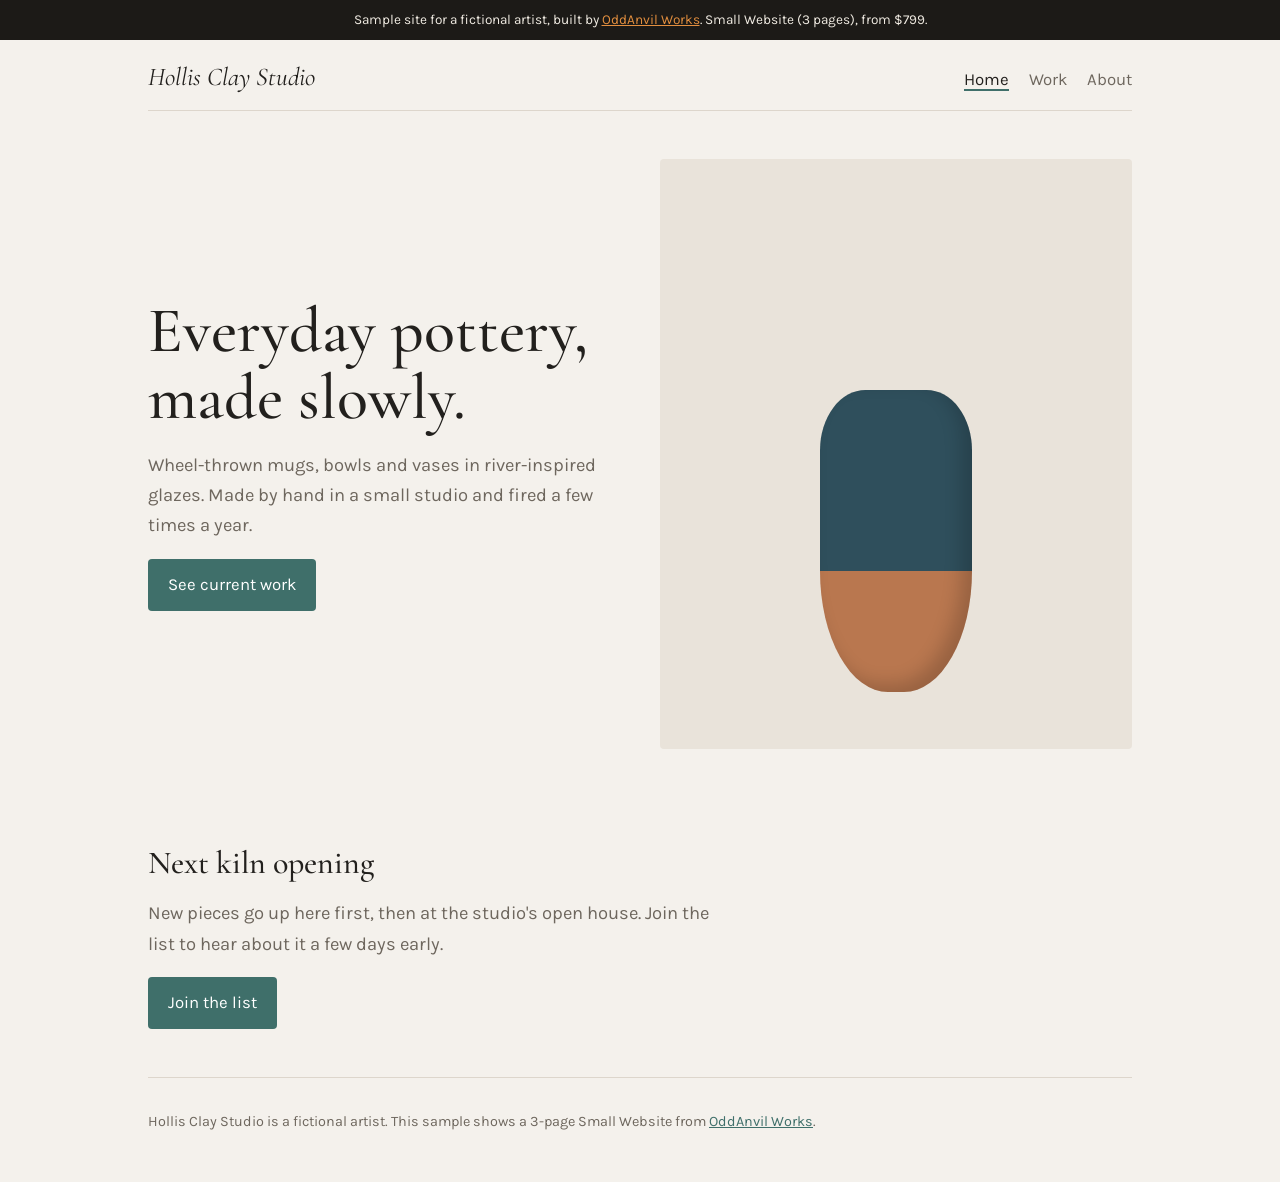
<file: demos/hollis-clay/index.html>
<!doctype html>
<html lang="en">
<head>
<meta charset="utf-8">
<meta name="viewport" content="width=device-width, initial-scale=1">
<title>Hollis Clay Studio (sample site) · OddAnvil Works</title>
<meta name="robots" content="noindex">
<meta name="description" content="A sample three-page website for a fictional ceramic artist, built by OddAnvil Works.">
<link rel="preconnect" href="https://fonts.googleapis.com">
<link rel="preconnect" href="https://fonts.gstatic.com" crossorigin>
<link href="https://fonts.googleapis.com/css2?family=Cormorant+Garamond:ital,wght@0,500;1,500&family=Karla:wght@400;600&display=swap" rel="stylesheet">
<link rel="stylesheet" href="style.css">
</head>
<body>
  <div class="sample">Sample site for a fictional artist, built by <a href="/">OddAnvil Works</a>. Small Website (3 pages), from $799.</div>
  <div class="wrap">
    <header>
      <a class="logo" href="index.html">Hollis Clay Studio</a>
      <nav><a href="index.html" aria-current="page">Home</a><a href="work.html">Work</a><a href="about.html">About</a></nav>
    </header>

    <section class="split">
      <div>
        <h1>Everyday pottery, made slowly.</h1>
        <p class="lede">Wheel-thrown mugs, bowls and vases in river-inspired glazes. Made by hand in a small studio and fired a few times a year.</p>
        <a class="btn" href="work.html">See current work</a>
      </div>
      <div class="pot vase" role="img" aria-label="Illustration of a tall blue-glazed vase"><span></span></div>
    </section>

    <section>
      <h2>Next kiln opening</h2>
      <p class="lede">New pieces go up here first, then at the studio's open house. Join the list to hear about it a few days early.</p>
      <a class="btn" href="about.html#contact">Join the list</a>
    </section>

    <footer>Hollis Clay Studio is a fictional artist. This sample shows a 3-page Small Website from <a href="/">OddAnvil Works</a>.</footer>
  </div>
</body>
</html>
</file>
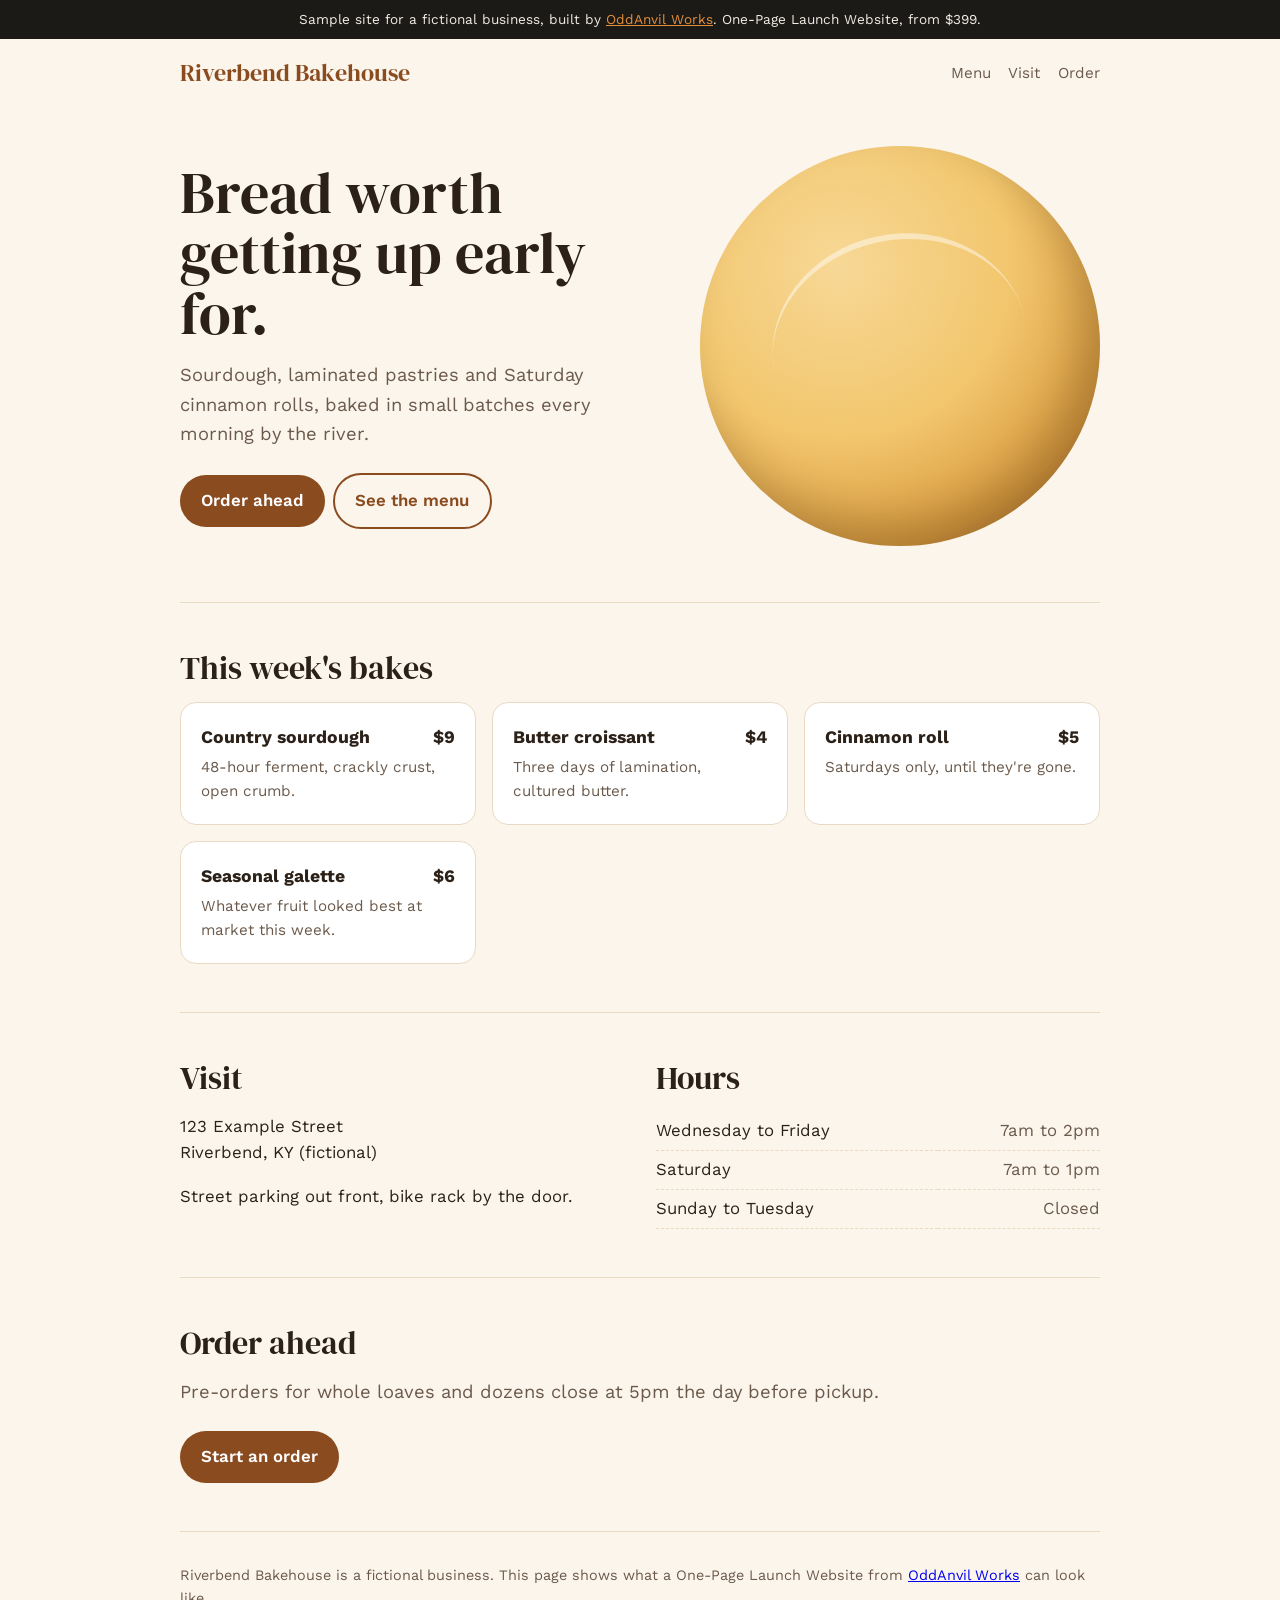
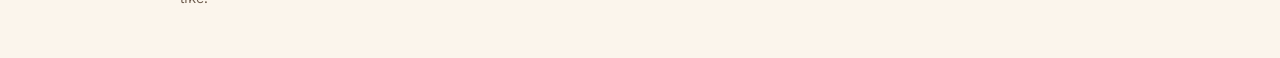
<file: demos/riverbend-bakehouse/index.html>
<!doctype html>
<html lang="en">
<head>
<meta charset="utf-8">
<meta name="viewport" content="width=device-width, initial-scale=1">
<title>Riverbend Bakehouse (sample site) · OddAnvil Works</title>
<meta name="robots" content="noindex">
<meta name="description" content="A sample one-page website for a fictional bakery, built by OddAnvil Works.">
<link rel="preconnect" href="https://fonts.googleapis.com">
<link rel="preconnect" href="https://fonts.gstatic.com" crossorigin>
<link href="https://fonts.googleapis.com/css2?family=DM+Serif+Display&family=Work+Sans:wght@400;500;600&display=swap" rel="stylesheet">
<style>
  :root { --cream: #fbf5ec; --crust: #8a4b1f; --ink: #2b2118; --soft: #6b5a4b; --butter: #f2c66d; --line: #ead9c3; }
  * { box-sizing: border-box; }
  body { margin: 0; background: var(--cream); color: var(--ink); font: 400 1.05rem/1.6 "Work Sans", system-ui, sans-serif; }
  .sample { background: #1c1a17; color: #f1ece3; font-size: .85rem; text-align: center; padding: .55rem 1rem; }
  .sample a { color: #e38f3f; }
  .wrap { max-width: 60rem; margin: 0 auto; padding: 0 1.25rem; }
  header { display: flex; justify-content: space-between; align-items: center; padding: 1.25rem 0; }
  .logo { font: 1.5rem/1 "DM Serif Display", Georgia, serif; color: var(--crust); text-decoration: none; }
  nav a { color: var(--soft); text-decoration: none; margin-left: 1.1rem; font-size: .95rem; }
  @media (max-width: 36rem) { nav { display: none; } }
  .hero { display: grid; grid-template-columns: 1.1fr .9fr; gap: 2rem; align-items: center; padding: 2.5rem 0 3.5rem; }
  @media (max-width: 44rem) { .hero { grid-template-columns: 1fr; } }
  h1 { font: clamp(2.3rem, 7vw, 3.6rem)/1.05 "DM Serif Display", Georgia, serif; margin: 0 0 1rem; }
  h2 { font: 2rem/1.1 "DM Serif Display", Georgia, serif; margin: 0 0 1rem; }
  .lede { color: var(--soft); font-size: 1.15rem; margin: 0 0 1.5rem; }
  .btn { display: inline-block; background: var(--crust); color: #fff; padding: .8rem 1.3rem; border-radius: 999px; text-decoration: none; font-weight: 600; }
  .btn.ghost { background: transparent; color: var(--crust); border: 2px solid var(--crust); margin-left: .5rem; }
  .art { aspect-ratio: 1; border-radius: 50%; background: radial-gradient(circle at 35% 30%, #f7d896, var(--butter) 45%, #d99a3e 75%, var(--crust)); box-shadow: inset -18px -24px 40px rgba(0,0,0,.18); position: relative; }
  .art::after { content: ""; position: absolute; inset: 22% 18%; border-top: 6px solid rgba(255,255,255,.45); border-radius: 50%; transform: rotate(-12deg); }
  section { padding: 3rem 0; border-top: 1px solid var(--line); }
  .menu { display: grid; grid-template-columns: repeat(auto-fit, minmax(14rem, 1fr)); gap: 1rem; }
  .item { background: #fff; border: 1px solid var(--line); border-radius: 1rem; padding: 1.25rem; }
  .item h3 { margin: 0 0 .25rem; font-size: 1.1rem; display: flex; justify-content: space-between; }
  .item p { margin: 0; color: var(--soft); font-size: .95rem; }
  .info { display: grid; grid-template-columns: repeat(auto-fit, minmax(15rem, 1fr)); gap: 2rem; }
  table { border-collapse: collapse; width: 100%; }
  td { padding: .35rem 0; border-bottom: 1px dashed var(--line); }
  td:last-child { text-align: right; color: var(--soft); }
  footer { padding: 2rem 0 3rem; color: var(--soft); font-size: .9rem; border-top: 1px solid var(--line); }
</style>
</head>
<body>
  <div class="sample">Sample site for a fictional business, built by <a href="/">OddAnvil Works</a>. One-Page Launch Website, from $399.</div>
  <div class="wrap">
    <header>
      <a class="logo" href="#">Riverbend Bakehouse</a>
      <nav><a href="#menu">Menu</a><a href="#visit">Visit</a><a href="#order">Order</a></nav>
    </header>

    <div class="hero">
      <div>
        <h1>Bread worth getting up early for.</h1>
        <p class="lede">Sourdough, laminated pastries and Saturday cinnamon rolls, baked in small batches every morning by the river.</p>
        <a class="btn" href="#order">Order ahead</a><a class="btn ghost" href="#menu">See the menu</a>
      </div>
      <div class="art" role="img" aria-label="Illustration of a round golden loaf"></div>
    </div>

    <section id="menu">
      <h2>This week's bakes</h2>
      <div class="menu">
        <div class="item"><h3>Country sourdough <span>$9</span></h3><p>48-hour ferment, crackly crust, open crumb.</p></div>
        <div class="item"><h3>Butter croissant <span>$4</span></h3><p>Three days of lamination, cultured butter.</p></div>
        <div class="item"><h3>Cinnamon roll <span>$5</span></h3><p>Saturdays only, until they're gone.</p></div>
        <div class="item"><h3>Seasonal galette <span>$6</span></h3><p>Whatever fruit looked best at market this week.</p></div>
      </div>
    </section>

    <section id="visit">
      <div class="info">
        <div>
          <h2>Visit</h2>
          <p>123 Example Street<br>Riverbend, KY (fictional)</p>
          <p>Street parking out front, bike rack by the door.</p>
        </div>
        <div>
          <h2>Hours</h2>
          <table>
            <tr><td>Wednesday to Friday</td><td>7am to 2pm</td></tr>
            <tr><td>Saturday</td><td>7am to 1pm</td></tr>
            <tr><td>Sunday to Tuesday</td><td>Closed</td></tr>
          </table>
        </div>
      </div>
    </section>

    <section id="order">
      <h2>Order ahead</h2>
      <p class="lede">Pre-orders for whole loaves and dozens close at 5pm the day before pickup.</p>
      <a class="btn" href="mailto:hello@oddanvilworks.com?subject=About%20the%20Riverbend%20sample%20site">Start an order</a>
    </section>

    <footer>Riverbend Bakehouse is a fictional business. This page shows what a One-Page Launch Website from <a href="/">OddAnvil Works</a> can look like.</footer>
  </div>
</body>
</html>
</file>
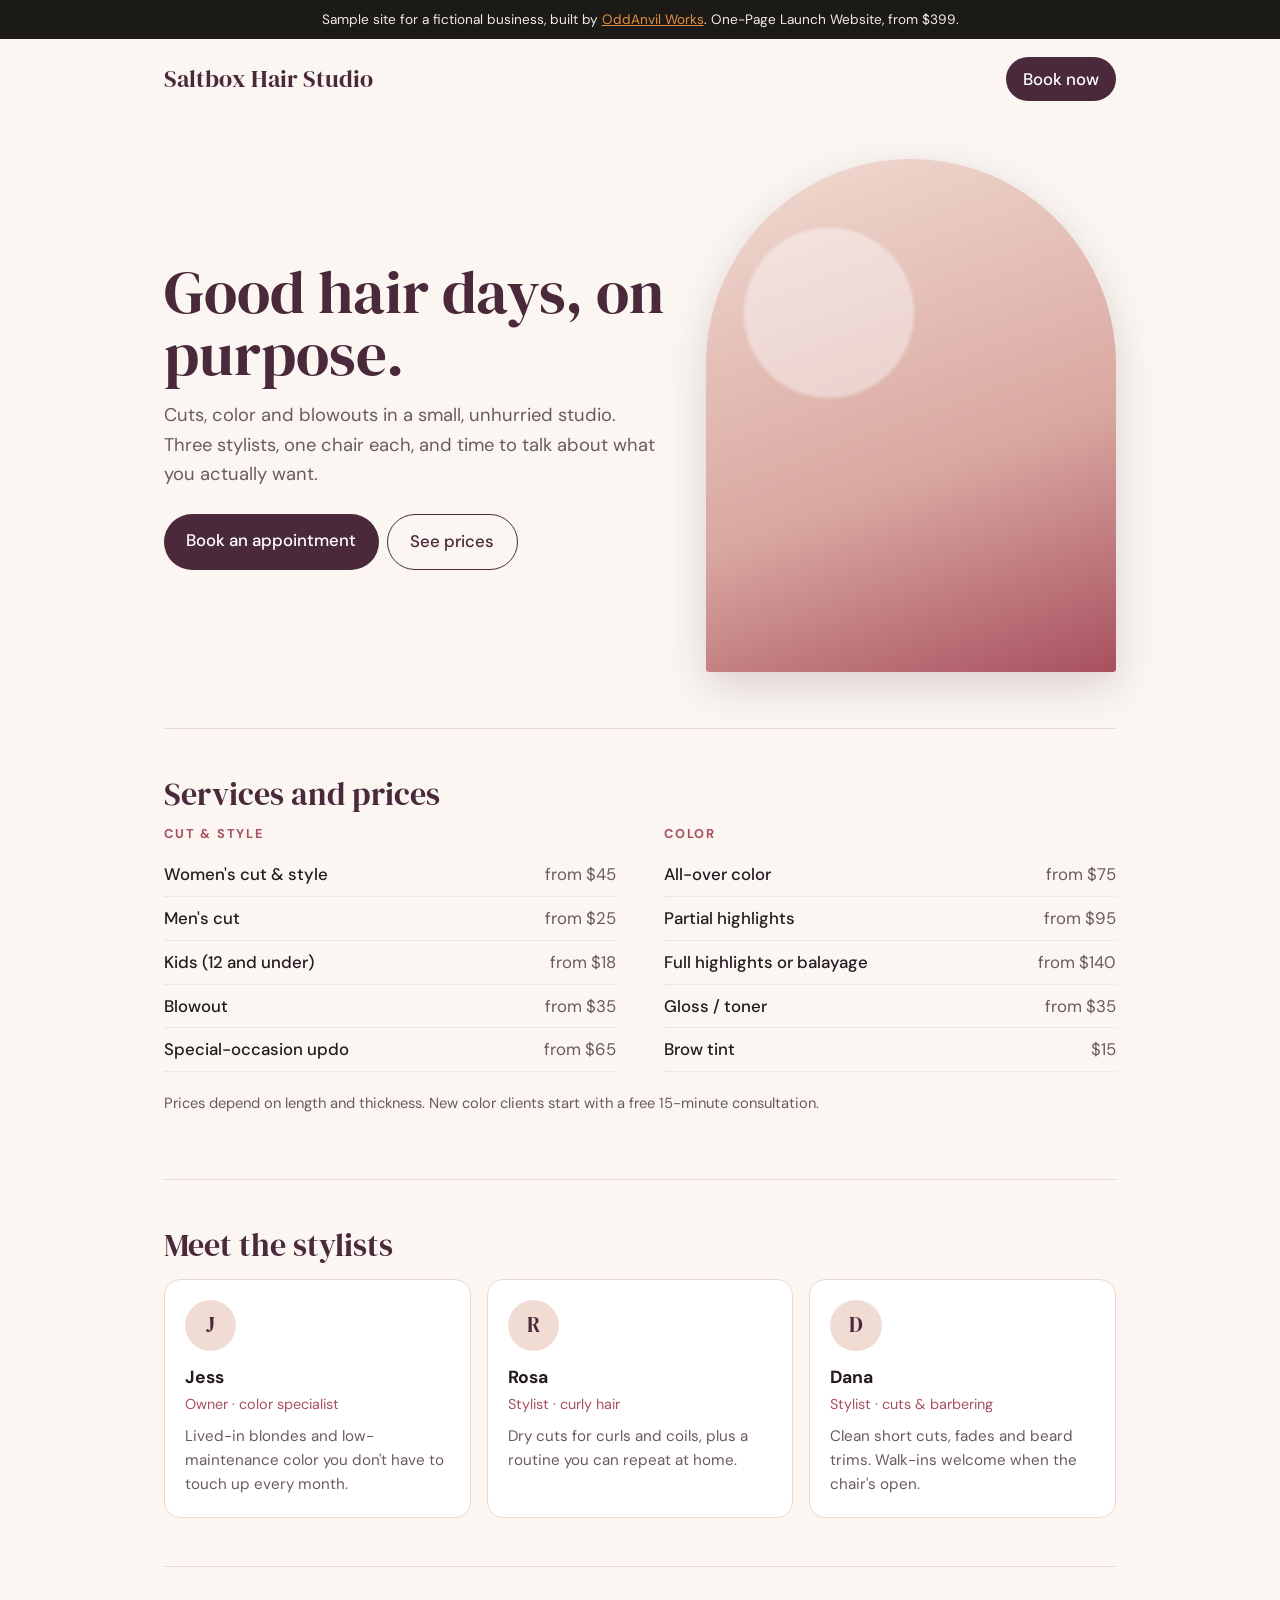
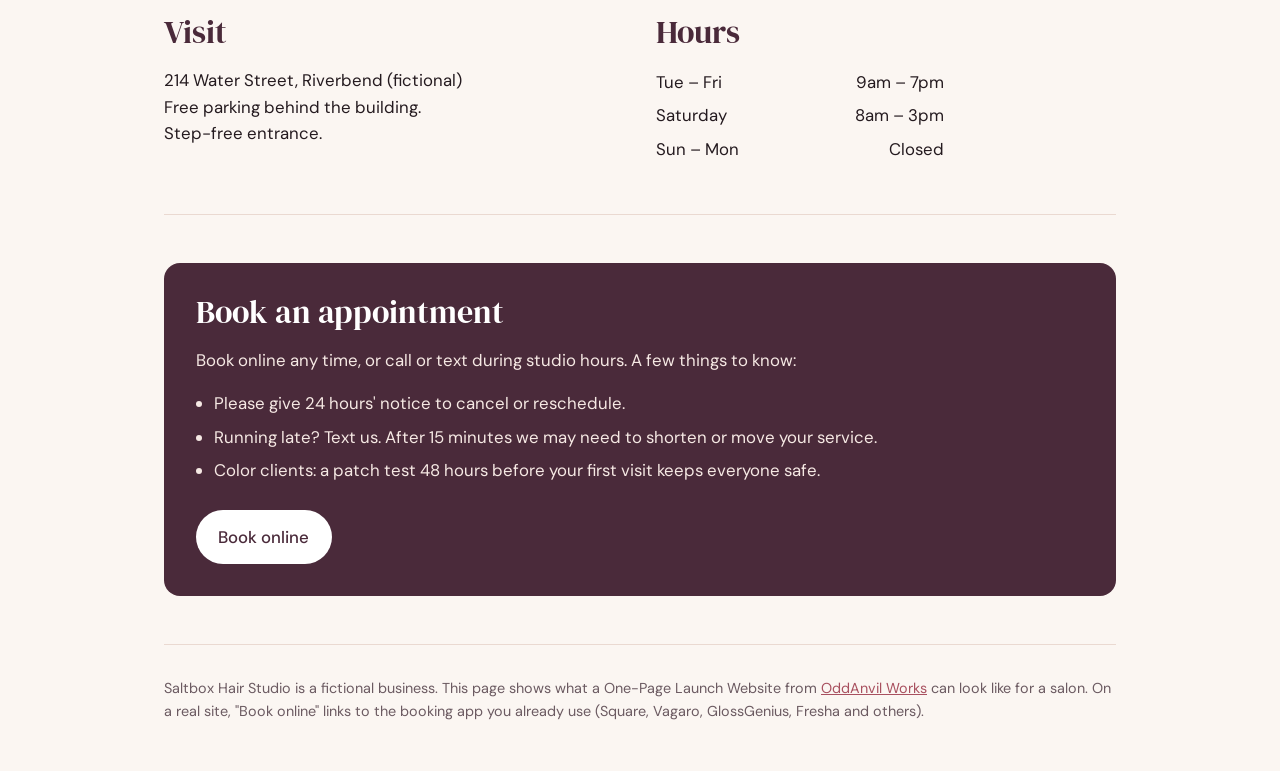
<file: demos/saltbox-hair-studio/index.html>
<!doctype html>
<html lang="en">
<head>
<meta charset="utf-8">
<meta name="viewport" content="width=device-width, initial-scale=1">
<title>Saltbox Hair Studio (sample site) · OddAnvil Works</title>
<meta name="robots" content="noindex">
<meta name="description" content="A sample one-page website for a fictional hair salon, built by OddAnvil Works.">
<link rel="preconnect" href="https://fonts.googleapis.com">
<link rel="preconnect" href="https://fonts.gstatic.com" crossorigin>
<link href="https://fonts.googleapis.com/css2?family=DM+Serif+Display&family=DM+Sans:wght@400;500;700&display=swap" rel="stylesheet">
<style>
  :root { --cream: #fbf6f2; --blush: #f1dcd3; --plum: #4a2a3a; --rose: #a8505f; --ink: #241a1f; --soft: #6b5a61; --line: #ead9d1; }
  * { box-sizing: border-box; }
  body { margin: 0; background: var(--cream); color: var(--ink); font: 400 1.05rem/1.6 "DM Sans", system-ui, sans-serif; }
  .sample { background: #1c1a17; color: #f1ece3; font-size: .85rem; text-align: center; padding: .55rem 1rem; }
  .sample a { color: #e38f3f; }
  .wrap { max-width: 62rem; margin: 0 auto; padding: 0 1.25rem; }
  header { display: flex; justify-content: space-between; align-items: center; gap: 1rem; padding: 1.1rem 0; }
  .logo { font: 400 1.5rem/1 "DM Serif Display", Georgia, serif; color: var(--plum); text-decoration: none; }
  .book { background: var(--plum); color: #fff; text-decoration: none; padding: .55rem 1.05rem; border-radius: 999px; font-weight: 500; white-space: nowrap; }
  .book:hover, .book:focus-visible, .btn:hover, .btn:focus-visible { background: var(--rose); }
  a:focus-visible { outline: 2px solid var(--rose); outline-offset: 3px; }
  .hero { display: grid; grid-template-columns: 1.1fr .9fr; gap: 2.5rem; align-items: center; padding: 2.5rem 0 3.5rem; }
  @media (max-width: 46rem) { .hero { grid-template-columns: 1fr; } }
  h1 { font: 400 clamp(2.4rem, 7vw, 3.8rem)/1.02 "DM Serif Display", Georgia, serif; margin: 0 0 1rem; color: var(--plum); }
  h2 { font: 400 2rem/1.1 "DM Serif Display", Georgia, serif; margin: 0 0 1rem; color: var(--plum); }
  .lede { color: var(--soft); font-size: 1.15rem; margin: 0 0 1.5rem; }
  .btn { display: inline-block; background: var(--plum); color: #fff; padding: .85rem 1.4rem; border-radius: 999px; text-decoration: none; font-weight: 500; }
  .btn.ghost { background: transparent; color: var(--plum); border: 1px solid var(--plum); }
  .actions { display: flex; flex-wrap: wrap; gap: .5rem; }
  .btn.ghost:hover, .btn.ghost:focus-visible { background: var(--blush); }
  /* Decorative arch in place of a photo */
  .arch { aspect-ratio: 4 / 5; border-radius: 999px 999px 1rem 1rem; background: radial-gradient(circle at 30% 30%, #fff6 0 18%, transparent 19%), linear-gradient(160deg, var(--blush), #d9a7a0 60%, var(--rose)); box-shadow: 0 14px 40px rgba(74,42,58,.18); }
  @media (max-width: 46rem) { .arch { aspect-ratio: 2 / 1; } }
  section { padding: 3rem 0; border-top: 1px solid var(--line); }
  .menu { display: grid; grid-template-columns: repeat(auto-fit, minmax(17rem, 1fr)); gap: 2rem 3rem; }
  .menu h3 { font: 700 .8rem/1 "DM Sans", sans-serif; letter-spacing: .14em; text-transform: uppercase; color: var(--rose); margin: 0 0 .75rem; }
  .menu dl { margin: 0; }
  .menu dl div { display: flex; justify-content: space-between; gap: 1rem; padding: .5rem 0; border-bottom: 1px dotted var(--line); }
  .menu dt { font-weight: 500; } .menu dd { margin: 0; color: var(--soft); white-space: nowrap; }
  .note { color: var(--soft); font-size: .92rem; margin-top: 1.25rem; }
  .team { display: grid; grid-template-columns: repeat(auto-fit, minmax(14rem, 1fr)); gap: 1rem; }
  .person { background: #fff; border: 1px solid var(--line); border-radius: 1rem; padding: 1.25rem; }
  .avatar { width: 3.2rem; height: 3.2rem; border-radius: 50%; display: grid; place-items: center; background: var(--blush); color: var(--plum); font: 400 1.3rem/1 "DM Serif Display", serif; margin-bottom: .75rem; }
  .person h3 { margin: 0; font-size: 1.1rem; } .person .role { color: var(--rose); font-size: .9rem; margin: .1rem 0 .5rem; }
  .person p { margin: 0; color: var(--soft); font-size: .95rem; }
  .visit { display: grid; grid-template-columns: repeat(auto-fit, minmax(15rem, 1fr)); gap: 2rem; }
  .hours div { display: flex; justify-content: space-between; max-width: 18rem; padding: .2rem 0; }
  .policies { background: var(--plum); color: #f6e9e4; border-radius: 1rem; padding: 2rem; }
  .policies h2 { color: #fff; } .policies ul { margin: 0; padding-left: 1.1rem; } .policies li { margin: .4rem 0; }
  .policies .btn { background: #fff; color: var(--plum); margin-top: 1.25rem; }
  footer { padding: 2rem 0 3rem; color: var(--soft); font-size: .9rem; border-top: 1px solid var(--line); }
  footer a { color: var(--rose); }
</style>
</head>
<body>
  <div class="sample">Sample site for a fictional business, built by <a href="/">OddAnvil Works</a>. One-Page Launch Website, from $399.</div>
  <div class="wrap">
    <header>
      <a class="logo" href="#">Saltbox Hair Studio</a>
      <a class="book" href="#book">Book now</a>
    </header>

    <div class="hero">
      <div>
        <h1>Good hair days, on purpose.</h1>
        <p class="lede">Cuts, color and blowouts in a small, unhurried studio. Three stylists, one chair each, and time to talk about what you actually want.</p>
        <div class="actions"><a class="btn" href="#book">Book an appointment</a><a class="btn ghost" href="#menu">See prices</a></div>
      </div>
      <div class="arch" role="img" aria-label="Decorative arch in blush and rose tones"></div>
    </div>

    <section id="menu">
      <h2>Services and prices</h2>
      <div class="menu">
        <div class="col">
          <h3>Cut &amp; style</h3>
          <dl>
            <div><dt>Women's cut &amp; style</dt><dd>from $45</dd></div>
            <div><dt>Men's cut</dt><dd>from $25</dd></div>
            <div><dt>Kids (12 and under)</dt><dd>from $18</dd></div>
            <div><dt>Blowout</dt><dd>from $35</dd></div>
            <div><dt>Special-occasion updo</dt><dd>from $65</dd></div>
          </dl>
        </div>
        <div class="col">
          <h3>Color</h3>
          <dl>
            <div><dt>All-over color</dt><dd>from $75</dd></div>
            <div><dt>Partial highlights</dt><dd>from $95</dd></div>
            <div><dt>Full highlights or balayage</dt><dd>from $140</dd></div>
            <div><dt>Gloss / toner</dt><dd>from $35</dd></div>
            <div><dt>Brow tint</dt><dd>$15</dd></div>
          </dl>
        </div>
      </div>
      <p class="note">Prices depend on length and thickness. New color clients start with a free 15-minute consultation.</p>
    </section>

    <section>
      <h2>Meet the stylists</h2>
      <div class="team">
        <div class="person"><div class="avatar">J</div><h3>Jess</h3><p class="role">Owner · color specialist</p><p>Lived-in blondes and low-maintenance color you don't have to touch up every month.</p></div>
        <div class="person"><div class="avatar">R</div><h3>Rosa</h3><p class="role">Stylist · curly hair</p><p>Dry cuts for curls and coils, plus a routine you can repeat at home.</p></div>
        <div class="person"><div class="avatar">D</div><h3>Dana</h3><p class="role">Stylist · cuts &amp; barbering</p><p>Clean short cuts, fades and beard trims. Walk-ins welcome when the chair's open.</p></div>
      </div>
    </section>

    <section>
      <div class="visit">
        <div>
          <h2>Visit</h2>
          <p>214 Water Street, Riverbend (fictional)<br>Free parking behind the building.<br>Step-free entrance.</p>
        </div>
        <div class="hours">
          <h2>Hours</h2>
          <div><span>Tue – Fri</span><span>9am – 7pm</span></div>
          <div><span>Saturday</span><span>8am – 3pm</span></div>
          <div><span>Sun – Mon</span><span>Closed</span></div>
        </div>
      </div>
    </section>

    <section id="book">
      <div class="policies">
        <h2>Book an appointment</h2>
        <p>Book online any time, or call or text during studio hours. A few things to know:</p>
        <ul>
          <li>Please give 24 hours' notice to cancel or reschedule.</li>
          <li>Running late? Text us. After 15 minutes we may need to shorten or move your service.</li>
          <li>Color clients: a patch test 48 hours before your first visit keeps everyone safe.</li>
        </ul>
        <a class="btn" href="mailto:hello@oddanvilworks.com?subject=About%20the%20Saltbox%20sample%20site">Book online</a>
      </div>
    </section>

    <footer>Saltbox Hair Studio is a fictional business. This page shows what a One-Page Launch Website from <a href="/">OddAnvil Works</a> can look like for a salon. On a real site, "Book online" links to the booking app you already use (Square, Vagaro, GlossGenius, Fresha and others).</footer>
  </div>
</body>
</html>
</file>
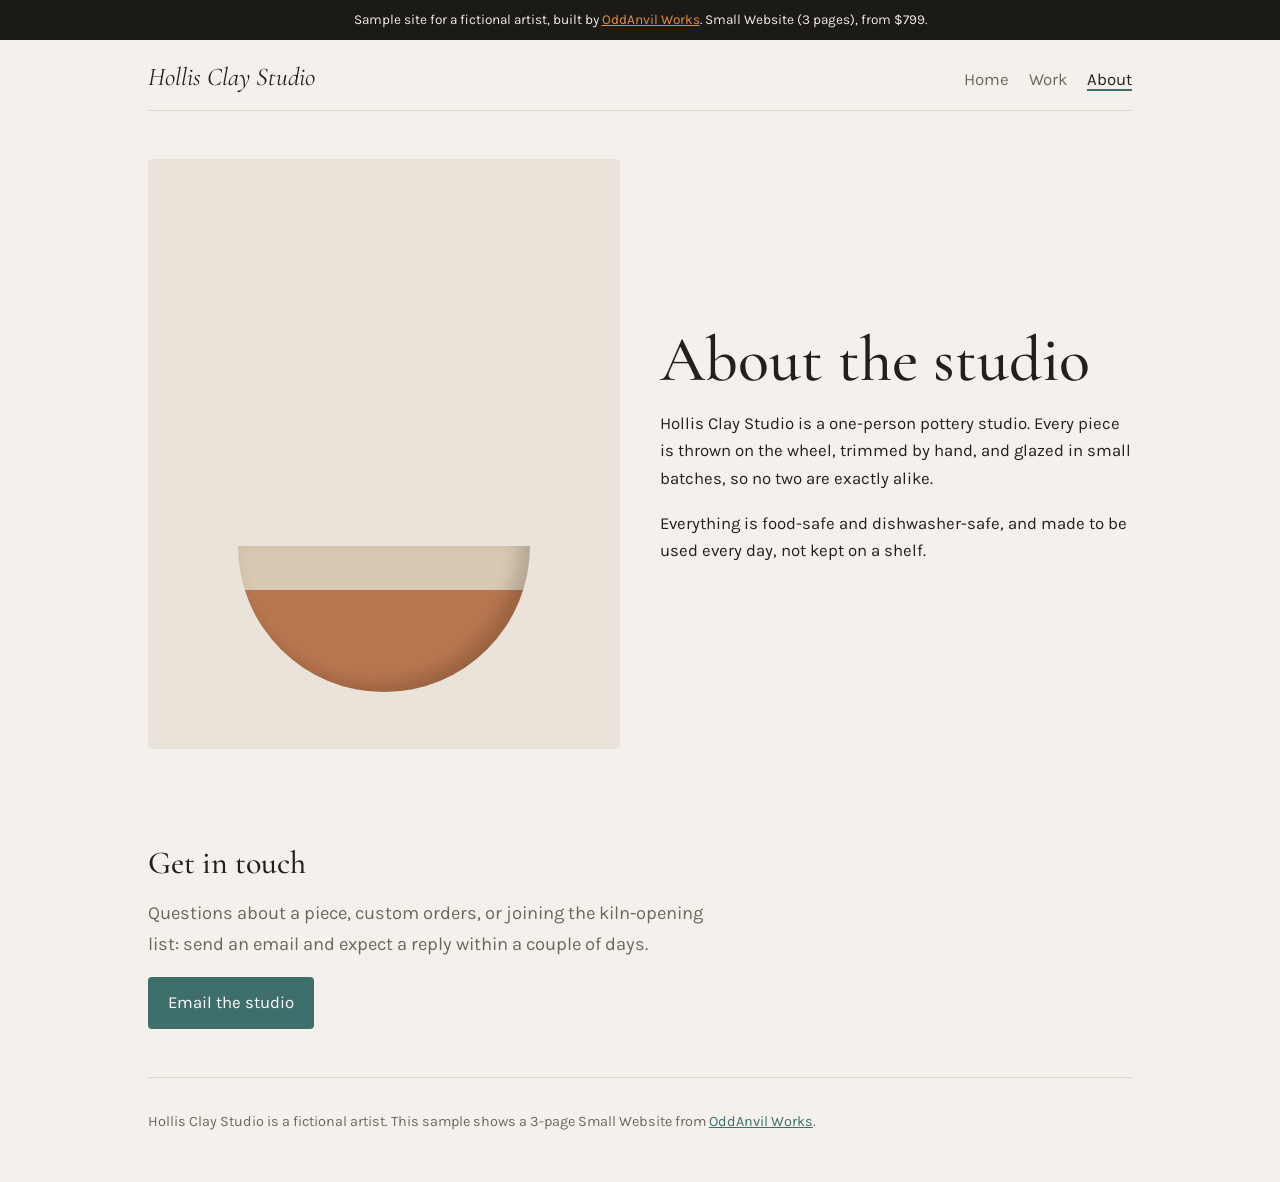
<file: demos/hollis-clay/about.html>
<!doctype html>
<html lang="en">
<head>
<meta charset="utf-8">
<meta name="viewport" content="width=device-width, initial-scale=1">
<title>About · Hollis Clay Studio (sample site)</title>
<meta name="robots" content="noindex">
<link rel="preconnect" href="https://fonts.googleapis.com">
<link rel="preconnect" href="https://fonts.gstatic.com" crossorigin>
<link href="https://fonts.googleapis.com/css2?family=Cormorant+Garamond:ital,wght@0,500;1,500&family=Karla:wght@400;600&display=swap" rel="stylesheet">
<link rel="stylesheet" href="style.css">
</head>
<body>
  <div class="sample">Sample site for a fictional artist, built by <a href="/">OddAnvil Works</a>. Small Website (3 pages), from $799.</div>
  <div class="wrap">
    <header>
      <a class="logo" href="index.html">Hollis Clay Studio</a>
      <nav><a href="index.html">Home</a><a href="work.html">Work</a><a href="about.html" aria-current="page">About</a></nav>
    </header>

    <section class="split">
      <div class="pot bowl" role="img" aria-label="Illustration of a wide serving bowl"><span></span></div>
      <div>
        <h1>About the studio</h1>
        <p>Hollis Clay Studio is a one-person pottery studio. Every piece is thrown on the wheel, trimmed by hand, and glazed in small batches, so no two are exactly alike.</p>
        <p>Everything is food-safe and dishwasher-safe, and made to be used every day, not kept on a shelf.</p>
      </div>
    </section>

    <section id="contact">
      <h2>Get in touch</h2>
      <p class="lede">Questions about a piece, custom orders, or joining the kiln-opening list: send an email and expect a reply within a couple of days.</p>
      <a class="btn" href="mailto:hello@oddanvilworks.com?subject=About%20the%20Hollis%20Clay%20sample%20site">Email the studio</a>
    </section>

    <footer>Hollis Clay Studio is a fictional artist. This sample shows a 3-page Small Website from <a href="/">OddAnvil Works</a>.</footer>
  </div>
</body>
</html>
</file>
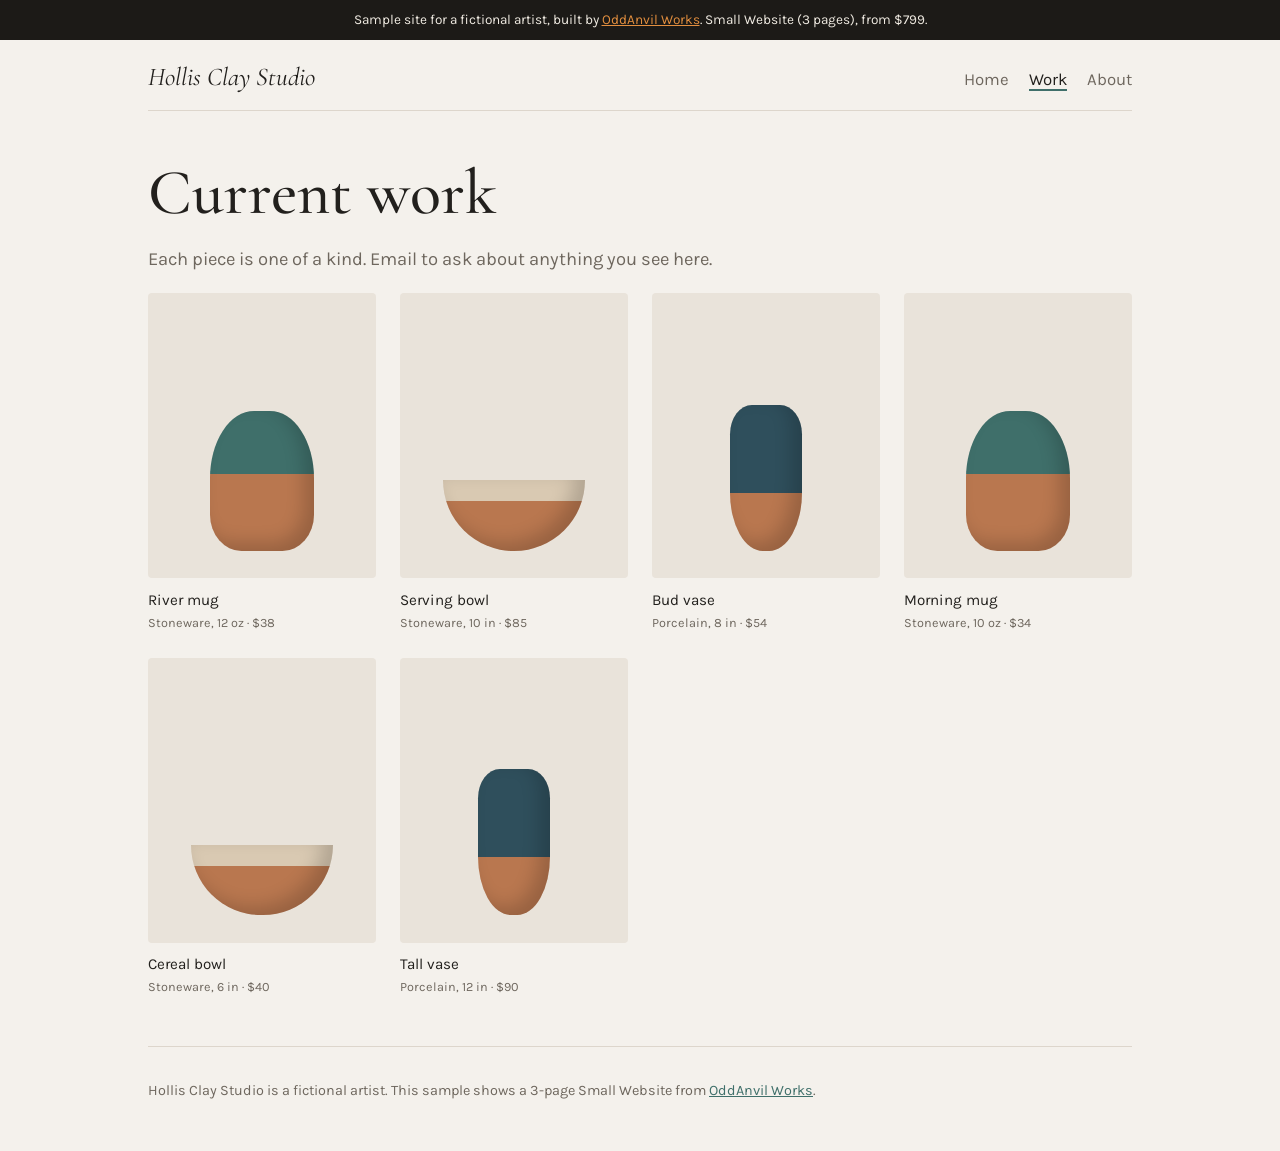
<file: demos/hollis-clay/work.html>
<!doctype html>
<html lang="en">
<head>
<meta charset="utf-8">
<meta name="viewport" content="width=device-width, initial-scale=1">
<title>Work · Hollis Clay Studio (sample site)</title>
<meta name="robots" content="noindex">
<link rel="preconnect" href="https://fonts.googleapis.com">
<link rel="preconnect" href="https://fonts.gstatic.com" crossorigin>
<link href="https://fonts.googleapis.com/css2?family=Cormorant+Garamond:ital,wght@0,500;1,500&family=Karla:wght@400;600&display=swap" rel="stylesheet">
<link rel="stylesheet" href="style.css">
</head>
<body>
  <div class="sample">Sample site for a fictional artist, built by <a href="/">OddAnvil Works</a>. Small Website (3 pages), from $799.</div>
  <div class="wrap">
    <header>
      <a class="logo" href="index.html">Hollis Clay Studio</a>
      <nav><a href="index.html">Home</a><a href="work.html" aria-current="page">Work</a><a href="about.html">About</a></nav>
    </header>

    <section>
      <h1>Current work</h1>
      <p class="lede">Each piece is one of a kind. Email to ask about anything you see here.</p>
      <div class="grid">
        <div class="piece"><figure><div class="pot"><span></span></div><figcaption>River mug<small>Stoneware, 12 oz · $38</small></figcaption></figure></div>
        <div class="piece"><figure><div class="pot bowl"><span></span></div><figcaption>Serving bowl<small>Stoneware, 10 in · $85</small></figcaption></figure></div>
        <div class="piece"><figure><div class="pot vase"><span></span></div><figcaption>Bud vase<small>Porcelain, 8 in · $54</small></figcaption></figure></div>
        <div class="piece"><figure><div class="pot"><span></span></div><figcaption>Morning mug<small>Stoneware, 10 oz · $34</small></figcaption></figure></div>
        <div class="piece"><figure><div class="pot bowl"><span></span></div><figcaption>Cereal bowl<small>Stoneware, 6 in · $40</small></figcaption></figure></div>
        <div class="piece"><figure><div class="pot vase"><span></span></div><figcaption>Tall vase<small>Porcelain, 12 in · $90</small></figcaption></figure></div>
      </div>
    </section>

    <footer>Hollis Clay Studio is a fictional artist. This sample shows a 3-page Small Website from <a href="/">OddAnvil Works</a>.</footer>
  </div>
</body>
</html>
</file>
<file: assets/site.css>
:root {
  --bg: #f6f2ea;
  --surface: #ffffff;
  --text: #1c1a17;
  --muted: #5d574e;
  --accent: #9c500e;
  --accent-soft: #f3e3d1;
  --line: #e2dbcd;
}
@media (prefers-color-scheme: dark) {
  :root {
    --bg: #161412;
    --surface: #201d1a;
    --text: #f1ece3;
    --muted: #b0a898;
    --accent: #e38f3f;
    --accent-soft: #3a2a1b;
    --line: #34302a;
  }
}
* { box-sizing: border-box; }
html { scroll-behavior: smooth; }
html, body { margin: 0; }
body {
  background: var(--bg);
  color: var(--text);
  font: 400 1.0625rem/1.65 Inter, system-ui, -apple-system, "Segoe UI", sans-serif;
}
a { color: var(--accent); }
a:focus-visible, summary:focus-visible { outline: 2px solid var(--accent); outline-offset: 2px; border-radius: 2px; }
.wrap { width: 100%; max-width: 62rem; margin: 0 auto; padding: 0 1.25rem; }
.narrow { max-width: 44rem; }

.offer { background: var(--accent-soft); font-size: .93rem; padding: .6rem 0; text-align: center; }
.offer a { color: var(--accent); font-weight: 600; white-space: nowrap; }

header.top { padding: 1.5rem 0; }
header.top .wrap { display: flex; align-items: center; justify-content: space-between; gap: 1rem; }
.brand {
  display: inline-flex; align-items: center; gap: .6rem; color: var(--text); text-decoration: none;
  font: 600 1.05rem/1 Fraunces, Georgia, serif; letter-spacing: .01em;
}
.brand svg { width: 2rem; height: 2rem; }
nav.links { display: flex; gap: 1.25rem; font-size: .95rem; }
nav.links a { color: var(--muted); text-decoration: none; }
nav.links a:hover { color: var(--text); }
@media (max-width: 40rem) { nav.links { display: none; } }

section { padding: 3.5rem 0; }
.hero { padding: 4rem 0 3.5rem; }
.eyebrow {
  display: inline-block; font-size: .8rem; font-weight: 500;
  letter-spacing: .12em; text-transform: uppercase; color: var(--accent); margin-bottom: 1rem;
}
h1 {
  font: 600 clamp(2.1rem, 6vw, 3.4rem)/1.08 Fraunces, Georgia, serif;
  margin: 0 0 1.25rem; letter-spacing: -.01em; max-width: 40rem;
}
h2 {
  font: 600 clamp(1.6rem, 4vw, 2.1rem)/1.15 Fraunces, Georgia, serif;
  margin: 0 0 .75rem;
}
h3 { font-size: 1.1rem; font-weight: 600; margin: 0 0 .4rem; }
.lede { font-size: 1.2rem; color: var(--muted); margin: 0 0 2rem; max-width: 38rem; }
.section-intro { color: var(--muted); margin: 0 0 2rem; max-width: 40rem; }

.button {
  display: inline-block; background: var(--text); color: var(--bg);
  text-decoration: none; font-weight: 500; padding: .85rem 1.35rem; border-radius: .5rem;
}
.button.secondary { background: transparent; color: var(--text); border: 1px solid var(--line); }
.button:hover, .button:focus-visible { background: var(--accent); color: #fff; border-color: var(--accent); }
.button:focus-visible { outline: 3px solid var(--accent); outline-offset: 3px; }
.actions { display: flex; flex-wrap: wrap; gap: .75rem; }

.cards { display: grid; grid-template-columns: repeat(auto-fit, minmax(16rem, 1fr)); gap: 1rem; }
.card {
  background: var(--surface); border: 1px solid var(--line); border-radius: .75rem;
  padding: 1.5rem; display: flex; flex-direction: column;
}
.card.featured { border-color: var(--accent); box-shadow: 0 0 0 1px var(--accent); }
.price { font: 600 2rem/1 Fraunces, Georgia, serif; margin: .5rem 0 .25rem; }
.price small { font: 400 .9rem/1 Inter, sans-serif; color: var(--muted); }
.meta { color: var(--muted); font-size: .9rem; margin: 0 0 1rem; }
.card ul { margin: 0; padding-left: 1.1rem; }
.card li { margin: .3rem 0; }
.note { color: var(--muted); font-size: .92rem; margin-top: 1.25rem; max-width: 44rem; }
a.example { color: var(--text); text-decoration: none; transition: border-color .15s; }
a.example:hover, a.example:focus-visible { border-color: var(--accent); }
.swatch { display: block; height: 7rem; border-radius: .5rem; margin-bottom: 1rem; border: 1px solid var(--line); }
.example .meta { margin: 0; }

ol.steps { list-style: none; counter-reset: step; padding: 0; margin: 0; display: grid; gap: 1rem;
  grid-template-columns: repeat(auto-fit, minmax(13rem, 1fr)); }
ol.steps li { counter-increment: step; background: var(--surface); border: 1px solid var(--line); border-radius: .75rem; padding: 1.25rem; }
ol.steps li::before {
  content: counter(step); display: inline-grid; place-items: center; width: 1.9rem; height: 1.9rem;
  border-radius: 50%; background: var(--accent-soft); color: var(--accent); font-weight: 600; margin-bottom: .75rem;
}
ol.steps p { margin: 0; color: var(--muted); font-size: .95rem; }

.two-col { display: grid; grid-template-columns: repeat(auto-fit, minmax(16rem, 1fr)); gap: 1rem 2rem; }
.two-col ul { margin: 0; padding-left: 1.1rem; }
.two-col li { margin: .35rem 0; }

details { border-bottom: 1px solid var(--line); padding: 1rem 0; }
details:first-of-type { border-top: 1px solid var(--line); }
summary { cursor: pointer; font-weight: 600; list-style: none; display: flex; justify-content: space-between; gap: 1rem; }
summary::-webkit-details-marker { display: none; }
summary::after { content: "+"; color: var(--accent); font-weight: 600; }
details[open] summary::after { content: "–"; }
details p { color: var(--muted); margin: .6rem 0 0; }

.contact { background: var(--surface); border-top: 1px solid var(--line); border-bottom: 1px solid var(--line); }
.contact ul { padding-left: 1.1rem; color: var(--muted); }

footer { padding: 2rem 0 3rem; font-size: .85rem; color: var(--muted); }
footer .wrap { display: flex; flex-wrap: wrap; justify-content: space-between; gap: .5rem; }

/* Shared by the niche pages */
.crumbs { font-size: .9rem; color: var(--muted); margin-bottom: 1rem; }
.crumbs a { color: var(--muted); }
.fit { display: grid; grid-template-columns: repeat(auto-fit, minmax(16rem, 1fr)); gap: 1rem; }
.fit .card p { color: var(--muted); margin: 0; }
.fit .price { font-size: 1.6rem; }
.niche-links { display: grid; grid-template-columns: repeat(auto-fit, minmax(13rem, 1fr)); gap: 1rem; }
.niche-links a { color: var(--text); text-decoration: none; }
.niche-links a:hover, .niche-links a:focus-visible { border-color: var(--accent); }
.niche-links p { color: var(--muted); font-size: .92rem; margin: 0; }
footer nav { display: flex; flex-wrap: wrap; gap: .25rem 1rem; width: 100%; }
footer nav a { color: var(--muted); }
</file>
<file: demos/hollis-clay/style.css>
:root { --paper: #f4f1ec; --ink: #22201d; --soft: #6e675e; --glaze: #3f6f6a; --clay: #b9774f; --line: #ddd6cc; }
* { box-sizing: border-box; }
body { margin: 0; background: var(--paper); color: var(--ink); font: 400 1.05rem/1.65 "Karla", system-ui, sans-serif; }
.sample { background: #1c1a17; color: #f1ece3; font-size: .85rem; text-align: center; padding: .55rem 1rem; }
.sample a { color: #e38f3f; }
.wrap { max-width: 64rem; margin: 0 auto; padding: 0 1.25rem; }
header { display: flex; justify-content: space-between; align-items: baseline; padding: 1.5rem 0 1rem; border-bottom: 1px solid var(--line); }
.logo { font: italic 1.6rem/1 "Cormorant Garamond", Georgia, serif; color: var(--ink); text-decoration: none; }
nav a { color: var(--soft); text-decoration: none; margin-left: 1.25rem; }
nav a[aria-current] { color: var(--ink); border-bottom: 2px solid var(--glaze); }
h1 { font: 500 clamp(2.4rem, 7vw, 4rem)/1.05 "Cormorant Garamond", Georgia, serif; margin: 0 0 1rem; }
h2 { font: 500 2rem/1.1 "Cormorant Garamond", Georgia, serif; margin: 0 0 1rem; }
.lede { color: var(--soft); font-size: 1.15rem; max-width: 36rem; }
.btn { display: inline-block; background: var(--glaze); color: #fff; padding: .75rem 1.25rem; border-radius: .25rem; text-decoration: none; }
section { padding: 3rem 0; }
.grid { display: grid; grid-template-columns: repeat(auto-fit, minmax(14rem, 1fr)); gap: 1.5rem; }
.piece figure { margin: 0; }
.pot { aspect-ratio: 4 / 5; background: #e9e3da; display: grid; place-items: end center; padding-bottom: 12%; border-radius: .25rem; }
.pot span { display: block; width: 46%; aspect-ratio: 3 / 4; border-radius: 42% 42% 30% 30% / 48% 48% 26% 26%; background: linear-gradient(180deg, var(--glaze) 0 45%, var(--clay) 45%); box-shadow: inset -10px -8px 18px rgba(0,0,0,.18); }
.pot.bowl span { width: 62%; aspect-ratio: 2 / 1; border-radius: 0 0 50% 50% / 0 0 100% 100%; background: linear-gradient(180deg, #d9c9b2 0 30%, var(--clay) 30%); }
.pot.vase span { width: 32%; aspect-ratio: 1 / 2; border-radius: 30% 30% 45% 45% / 20% 20% 40% 40%; background: linear-gradient(180deg, #2f4f5c 0 60%, var(--clay) 60%); }
figcaption { margin-top: .6rem; font-size: .95rem; }
figcaption small { color: var(--soft); display: block; }
.split { display: grid; grid-template-columns: 1fr 1fr; gap: 2.5rem; align-items: center; }
@media (max-width: 44rem) { .split { grid-template-columns: 1fr; } nav a { margin-left: .8rem; } }
footer { border-top: 1px solid var(--line); padding: 2rem 0 3rem; color: var(--soft); font-size: .9rem; }
footer a { color: var(--glaze); }
</file>
